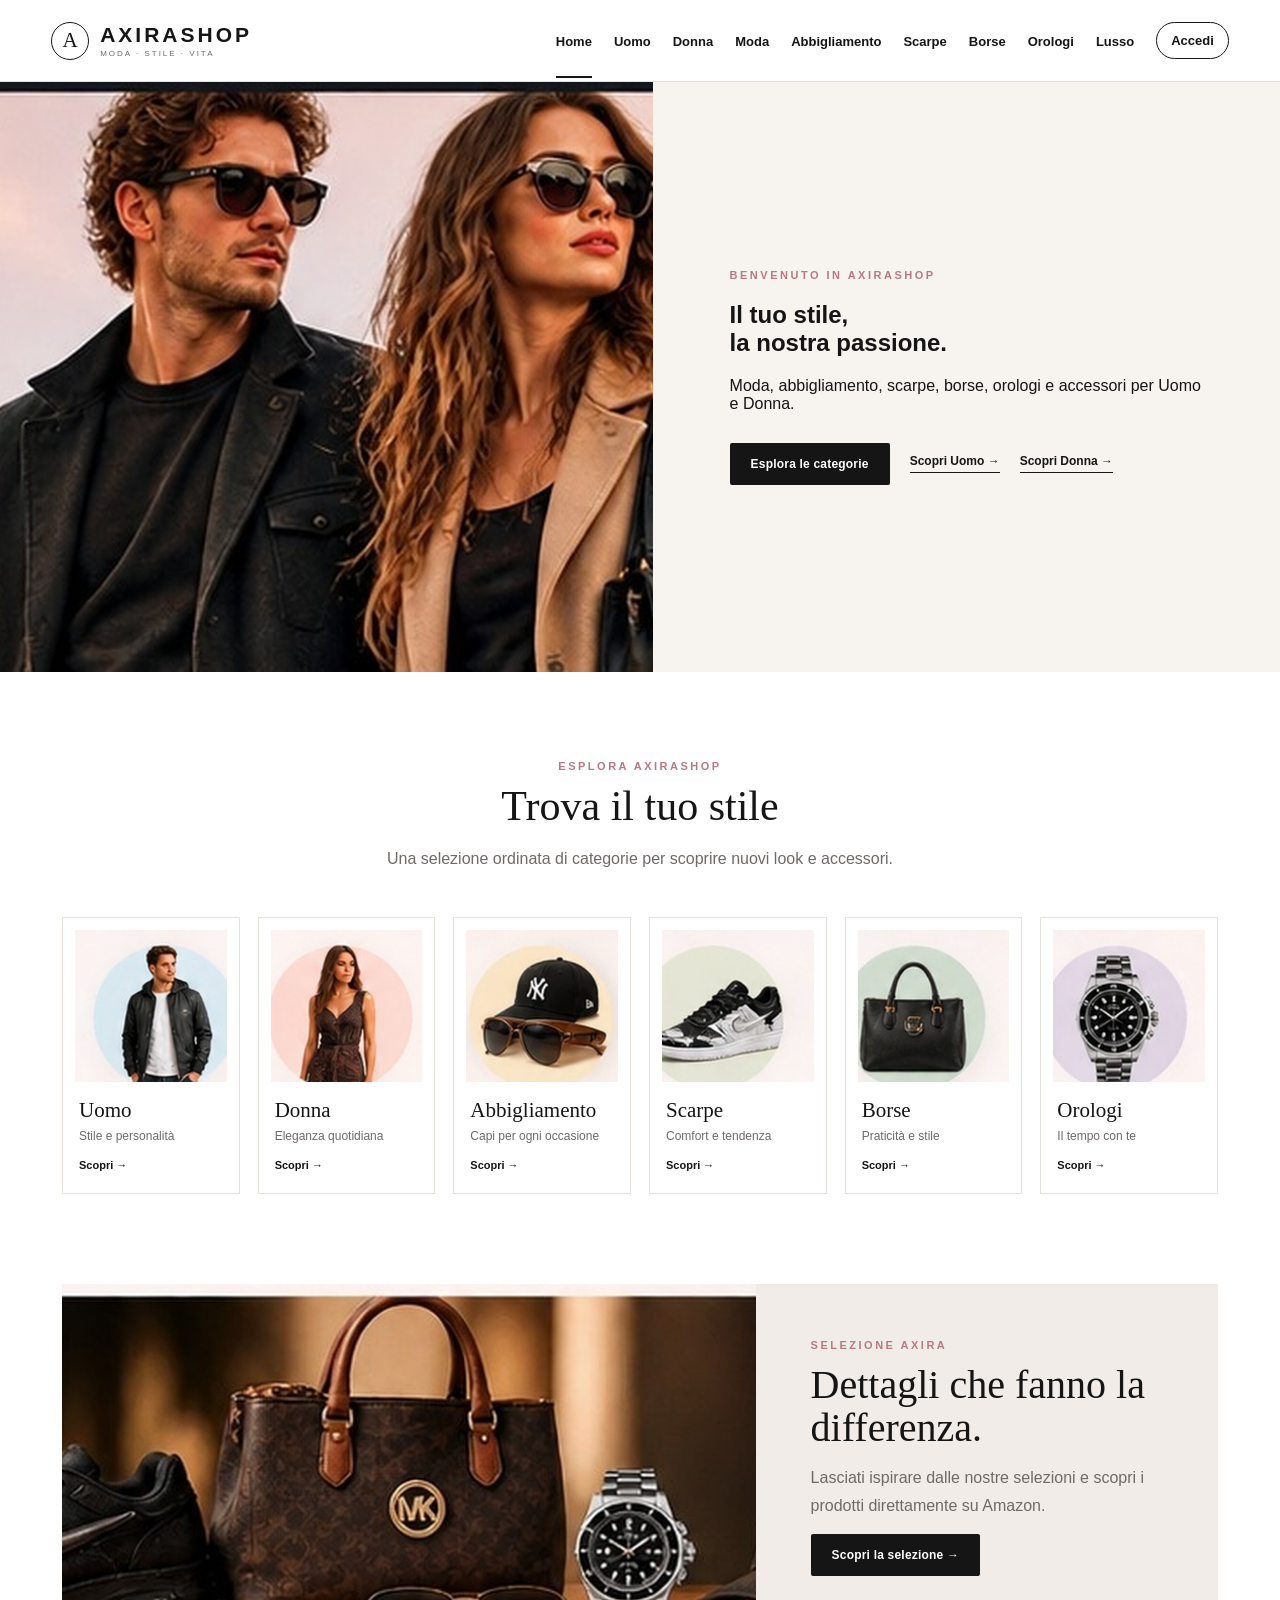
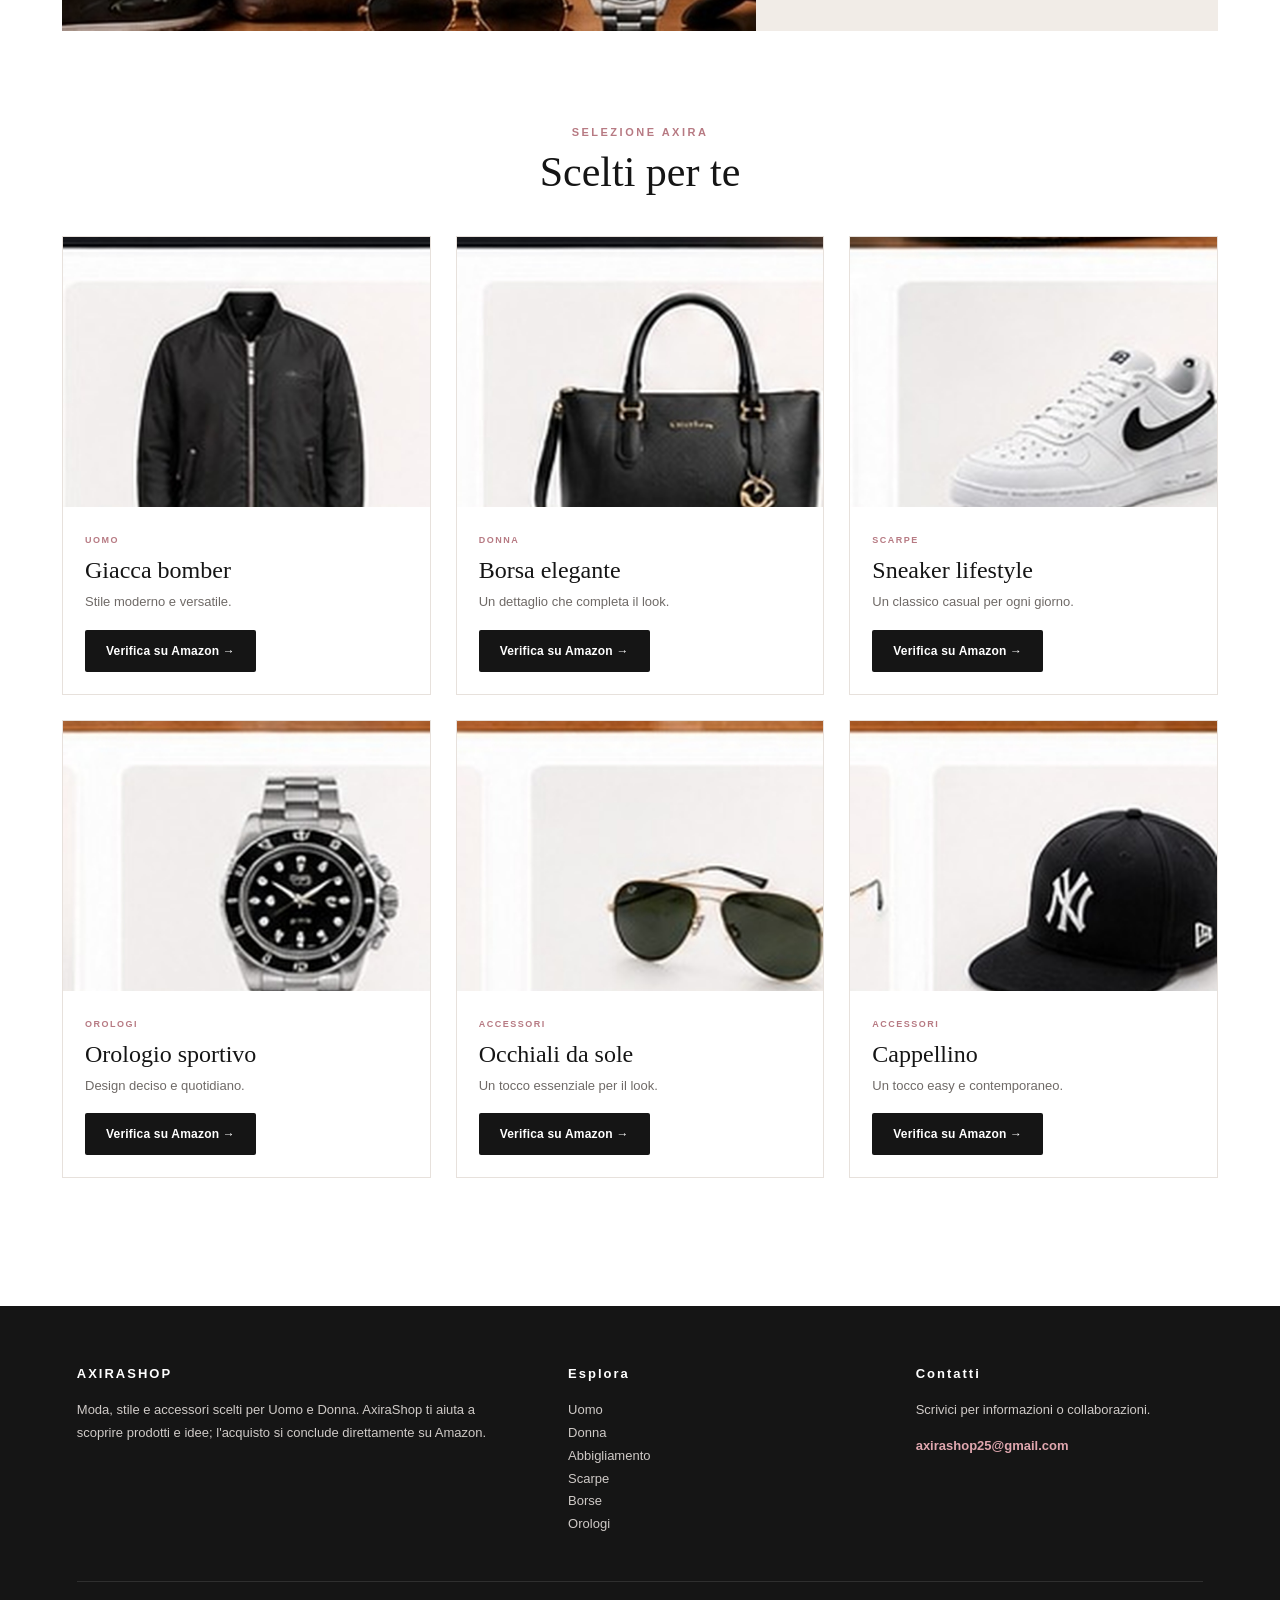
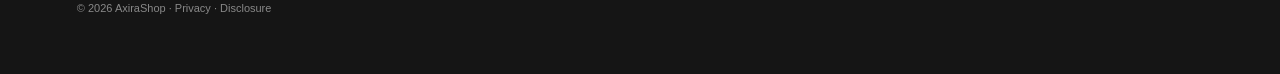
<file: index.html>
<!doctype html>
<html lang="it">
<head>
<meta charset="utf-8">
<meta name="viewport" content="width=device-width,initial-scale=1">
<meta name="description" content="AxiraShop: moda, abbigliamento, scarpe, borse e orologi per Uomo e Donna.">
<title>AxiraShop — Moda, stile e accessori</title>
<link rel="stylesheet" href="style.css?v=8">
</head>
<body>
<header class="top">
<a class="logo" href="index.html" aria-label="AxiraShop home"><span class="logo-mark">A</span><span><b>AXIRASHOP</b><small>MODA · STILE · VITA</small></span></a>
<nav aria-label="Navigazione principale">
<a href="index.html" aria-current="page">Home</a><a href="uomo.html">Uomo</a><a href="donna.html">Donna</a><a href="moda.html">Moda</a><a href="abbigliamento.html">Abbigliamento</a><a href="scarpe.html">Scarpe</a><a href="borse.html">Borse</a><a href="orologi.html">Orologi</a><a href="lusso.html">Lusso</a><a href="account.html" class="account-link">Accedi</a>
</nav>
</header>
<main>
<section class="hero-clean">
<div class="hero-photo"><img src="images/hero_pure.jpg" alt="Due modelli in look contemporanei"></div>
<div class="hero-copy">
<div class="eyebrow">Benvenuto in AxiraShop</div>
<h1>Il tuo stile,<br>la nostra passione.</h1>
<p>Moda, abbigliamento, scarpe, borse, orologi e accessori per Uomo e Donna.</p>
<div class="hero-actions"><a class="btn" href="#categorie">Esplora le categorie</a><a class="text-link" href="uomo.html">Scopri Uomo →</a><a class="text-link" href="donna.html">Scopri Donna →</a></div>
</div>
</section>
<section class="wrap" id="categorie">
<div class="title"><div class="eyebrow">Esplora AxiraShop</div><h2>Trova il tuo stile</h2><p>Una selezione ordinata di categorie per scoprire nuovi look e accessori.</p></div>
<div class="cats">
<a class="cat" href="uomo.html"><img src="images/uomo_pure.jpg" alt="Moda Uomo"><h3>Uomo</h3><p>Stile e personalità</p><span>Scopri →</span></a>
<a class="cat" href="donna.html"><img src="images/donna_pure.jpg" alt="Moda Donna"><h3>Donna</h3><p>Eleganza quotidiana</p><span>Scopri →</span></a>
<a class="cat" href="abbigliamento.html"><img src="images/accessori_pure.jpg" alt="Abbigliamento"><h3>Abbigliamento</h3><p>Capi per ogni occasione</p><span>Scopri →</span></a>
<a class="cat" href="scarpe.html"><img src="images/scarpe_pure.jpg" alt="Scarpe"><h3>Scarpe</h3><p>Comfort e tendenza</p><span>Scopri →</span></a>
<a class="cat" href="borse.html"><img src="images/borse_pure.jpg" alt="Borse"><h3>Borse</h3><p>Praticità e stile</p><span>Scopri →</span></a>
<a class="cat" href="orologi.html"><img src="images/orologi_pure.jpg" alt="Orologi"><h3>Orologi</h3><p>Il tempo con te</p><span>Scopri →</span></a>
</div>
<section class="feature-clean">
<div class="feature-photo"><img src="images/featured_pure.jpg" alt="Selezione di moda e accessori"></div>
<div class="feature-copy"><div class="eyebrow">Selezione Axira</div><h2>Dettagli che fanno la differenza.</h2><p>Lasciati ispirare dalle nostre selezioni e scopri i prodotti direttamente su Amazon.</p><a class="btn" href="articolo.html">Scopri la selezione →</a></div>
</section>
<div class="title products-title"><div class="eyebrow">Selezione Axira</div><h2>Scelti per te</h2></div>
<div class="products">
<article class="card"><img src="images/prodotto1_hq.jpg" alt="Giacca bomber"><div class="pad"><span class="tag">UOMO</span><h3>Giacca bomber</h3><p>Stile moderno e versatile.</p><a class="btn" href="articolo.html">Verifica su Amazon →</a></div></article>
<article class="card"><img src="images/prodotto2_hq.jpg" alt="Borsa elegante"><div class="pad"><span class="tag">DONNA</span><h3>Borsa elegante</h3><p>Un dettaglio che completa il look.</p><a class="btn" href="articolo.html">Verifica su Amazon →</a></div></article>
<article class="card"><img src="images/prodotto3_hq.jpg" alt="Sneaker lifestyle"><div class="pad"><span class="tag">SCARPE</span><h3>Sneaker lifestyle</h3><p>Un classico casual per ogni giorno.</p><a class="btn" href="articolo.html">Verifica su Amazon →</a></div></article>
<article class="card"><img src="images/prodotto4_hq.jpg" alt="Orologio sportivo"><div class="pad"><span class="tag">OROLOGI</span><h3>Orologio sportivo</h3><p>Design deciso e quotidiano.</p><a class="btn" href="articolo.html">Verifica su Amazon →</a></div></article>
<article class="card"><img src="images/prodotto5_hq.jpg" alt="Occhiali da sole"><div class="pad"><span class="tag">ACCESSORI</span><h3>Occhiali da sole</h3><p>Un tocco essenziale per il look.</p><a class="btn" href="articolo.html">Verifica su Amazon →</a></div></article>
<article class="card"><img src="images/prodotto6_hq.jpg" alt="Cappellino"><div class="pad"><span class="tag">ACCESSORI</span><h3>Cappellino</h3><p>Un tocco easy e contemporaneo.</p><a class="btn" href="articolo.html">Verifica su Amazon →</a></div></article>
</div>
</section>
</main>
<footer><div class="foot">
<div><h3>AXIRASHOP</h3><p>Moda, stile e accessori scelti per Uomo e Donna. AxiraShop ti aiuta a scoprire prodotti e idee; l'acquisto si conclude direttamente su Amazon.</p></div>
<div><h3>Esplora</h3><a href="uomo.html">Uomo</a><br><a href="donna.html">Donna</a><br><a href="abbigliamento.html">Abbigliamento</a><br><a href="scarpe.html">Scarpe</a><br><a href="borse.html">Borse</a><br><a href="orologi.html">Orologi</a></div>
<div><h3>Contatti</h3><p>Scrivici per informazioni o collaborazioni.</p><a class="mail" href="mailto:axirashop25@gmail.com">axirashop25@gmail.com</a></div>
</div><div class="copy">© 2026 AxiraShop · <a href="privacy.html">Privacy</a> · <a href="disclosure.html">Disclosure</a></div></footer>
</body></html>
</file>
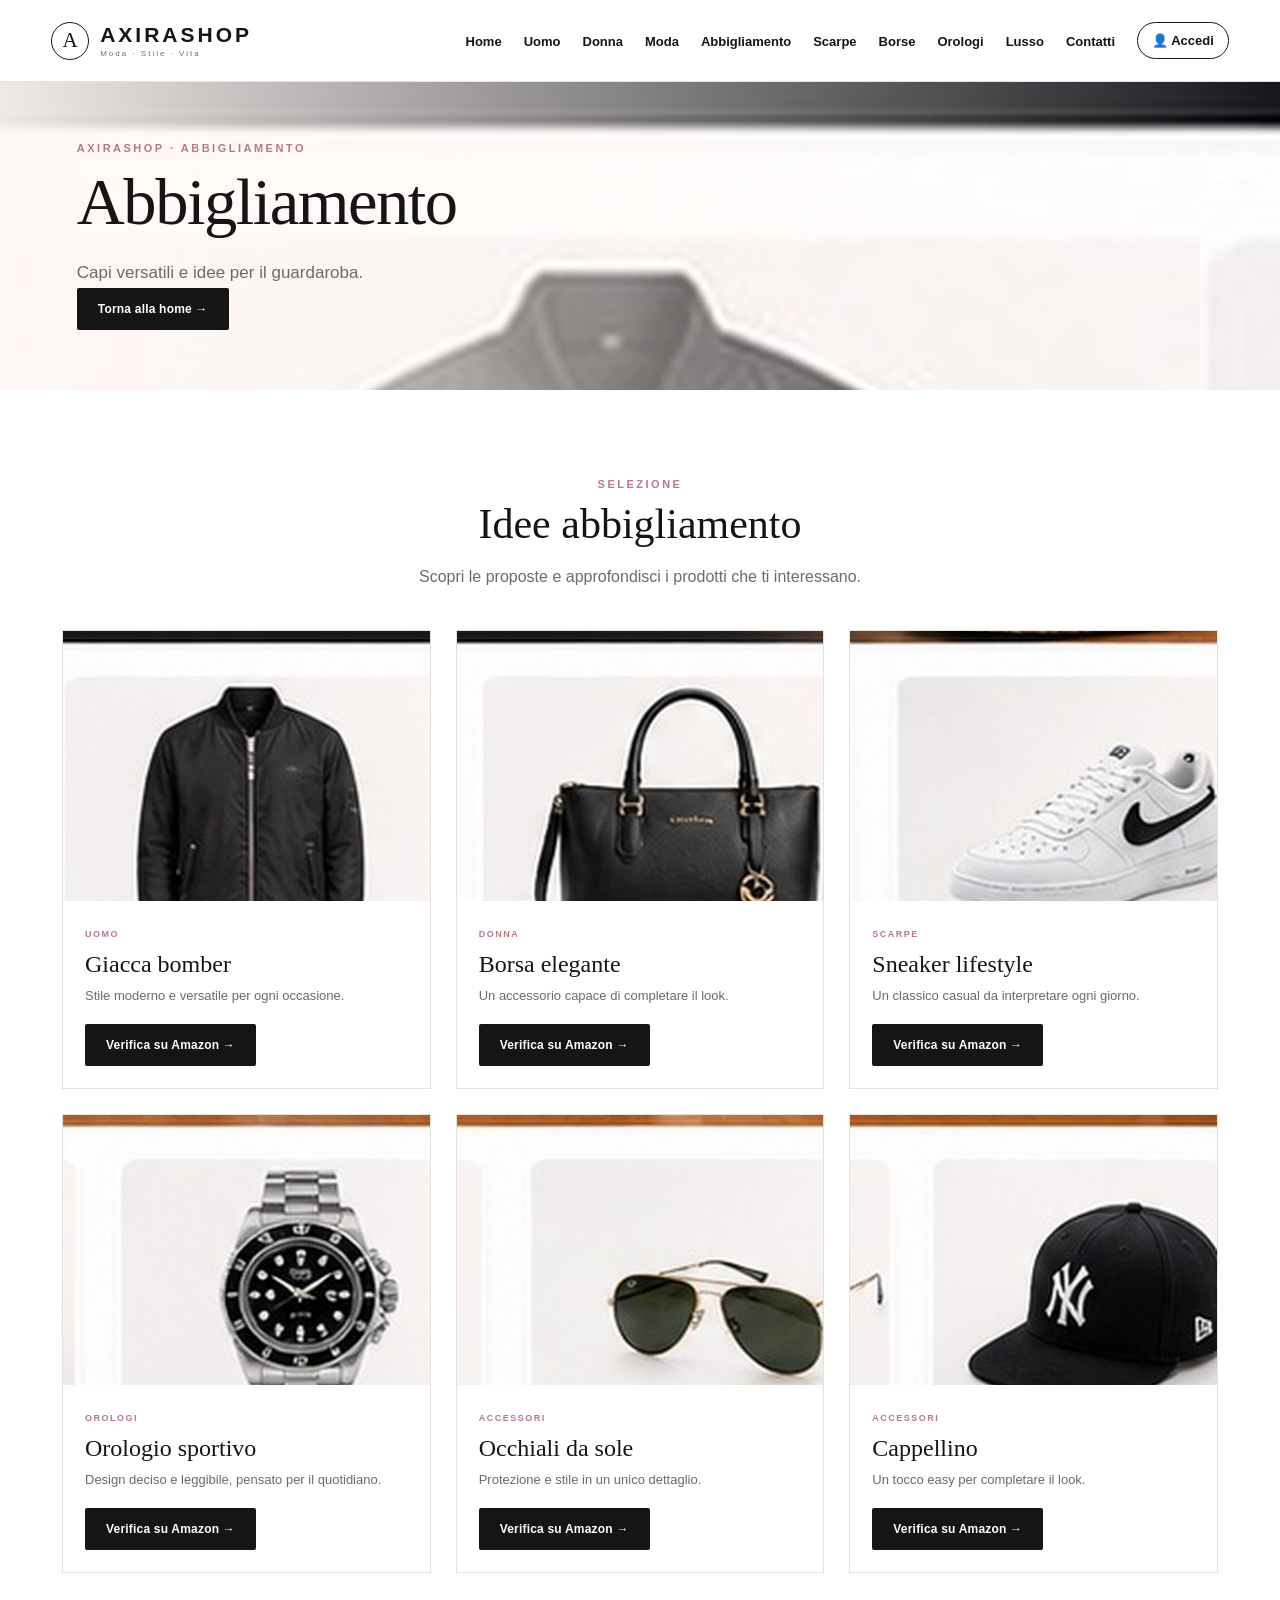
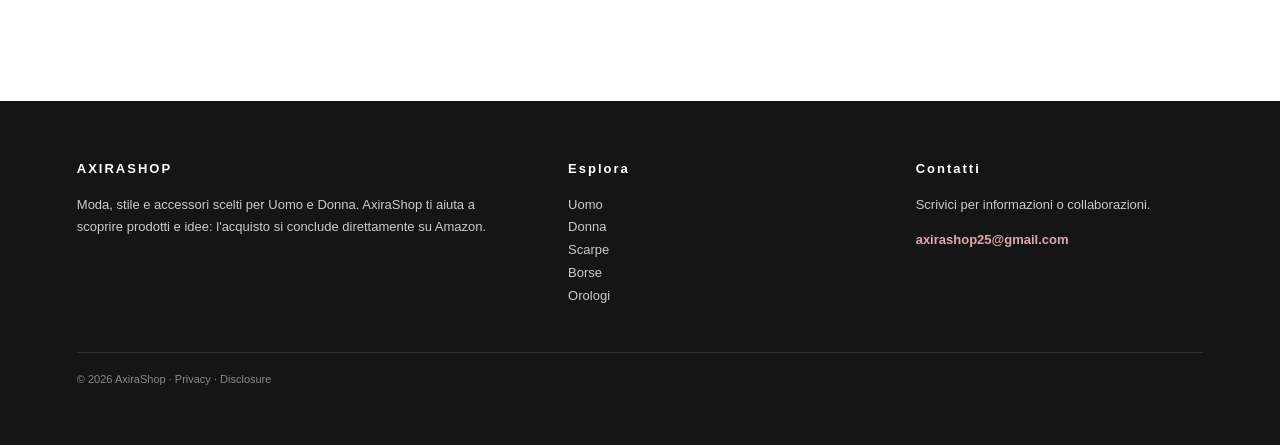
<file: abbigliamento.html>
<!doctype html><html lang="it"><head><meta charset="utf-8"><meta name="viewport" content="width=device-width,initial-scale=1">
<title>Abbigliamento — AxiraShop</title><link rel="stylesheet" href="style.css?v=8"></head><body><header class="top"><a class="logo" href="index.html"><span class="logo-mark">A</span><span><b>AXIRASHOP</b><small>Moda · Stile · Vita</small></span></a><nav>
<a href="index.html">Home</a><a href="uomo.html">Uomo</a><a href="donna.html">Donna</a>
<a href="moda.html">Moda</a><a href="abbigliamento.html">Abbigliamento</a><a href="scarpe.html">Scarpe</a>
<a href="borse.html">Borse</a><a href="orologi.html">Orologi</a><a href="lusso.html">Lusso</a>
<a href="contatti.html">Contatti</a><a href="account.html" class="account-link">👤 Accedi</a></nav></header>
<section class="hero" style="background-image:linear-gradient(90deg,#fff8f5ee,#fff8f500),url('images/prodotto1_hq.jpg')"><div class="hero-copy"><div class="eyebrow">AxiraShop · Abbigliamento</div><h1>Abbigliamento</h1><p>Capi versatili e idee per il guardaroba.</p><a class="btn" href="index.html">Torna alla home →</a></div></section>
<div class="wrap"><div class="title"><div class="eyebrow">Selezione</div><h2>Idee abbigliamento</h2><p>Scopri le proposte e approfondisci i prodotti che ti interessano.</p></div><div class="products"><article class="card"><img src="images/prodotto1_hq.jpg" alt="Giacca bomber"><div class="pad"><span class="tag">UOMO</span><h3>Giacca bomber</h3><p>Stile moderno e versatile per ogni occasione.</p><a class="btn" href="articolo.html">Verifica su Amazon →</a></div></article><article class="card"><img src="images/prodotto2_hq.jpg" alt="Borsa elegante"><div class="pad"><span class="tag">DONNA</span><h3>Borsa elegante</h3><p>Un accessorio capace di completare il look.</p><a class="btn" href="articolo.html">Verifica su Amazon →</a></div></article><article class="card"><img src="images/prodotto3_hq.jpg" alt="Sneaker lifestyle"><div class="pad"><span class="tag">SCARPE</span><h3>Sneaker lifestyle</h3><p>Un classico casual da interpretare ogni giorno.</p><a class="btn" href="articolo.html">Verifica su Amazon →</a></div></article><article class="card"><img src="images/prodotto4_hq.jpg" alt="Orologio sportivo"><div class="pad"><span class="tag">OROLOGI</span><h3>Orologio sportivo</h3><p>Design deciso e leggibile, pensato per il quotidiano.</p><a class="btn" href="articolo.html">Verifica su Amazon →</a></div></article><article class="card"><img src="images/prodotto5_hq.jpg" alt="Occhiali da sole"><div class="pad"><span class="tag">ACCESSORI</span><h3>Occhiali da sole</h3><p>Protezione e stile in un unico dettaglio.</p><a class="btn" href="articolo.html">Verifica su Amazon →</a></div></article><article class="card"><img src="images/prodotto6_hq.jpg" alt="Cappellino"><div class="pad"><span class="tag">ACCESSORI</span><h3>Cappellino</h3><p>Un tocco easy per completare il look.</p><a class="btn" href="articolo.html">Verifica su Amazon →</a></div></article></div></div><footer><div class="foot"><div><h3>AXIRASHOP</h3><p>Moda, stile e accessori scelti per Uomo e Donna. AxiraShop ti aiuta a scoprire prodotti e idee: l'acquisto si conclude direttamente su Amazon.</p></div>
<div><h3>Esplora</h3><a href="uomo.html">Uomo</a><br><a href="donna.html">Donna</a><br><a href="scarpe.html">Scarpe</a><br><a href="borse.html">Borse</a><br><a href="orologi.html">Orologi</a></div>
<div><h3>Contatti</h3><p>Scrivici per informazioni o collaborazioni.</p><a class="mail" href="mailto:axirashop25@gmail.com">axirashop25@gmail.com</a></div></div>
<div class="copy">© 2026 AxiraShop · <a href="privacy.html">Privacy</a> · <a href="disclosure.html">Disclosure</a></div></footer></body></html>
</file>
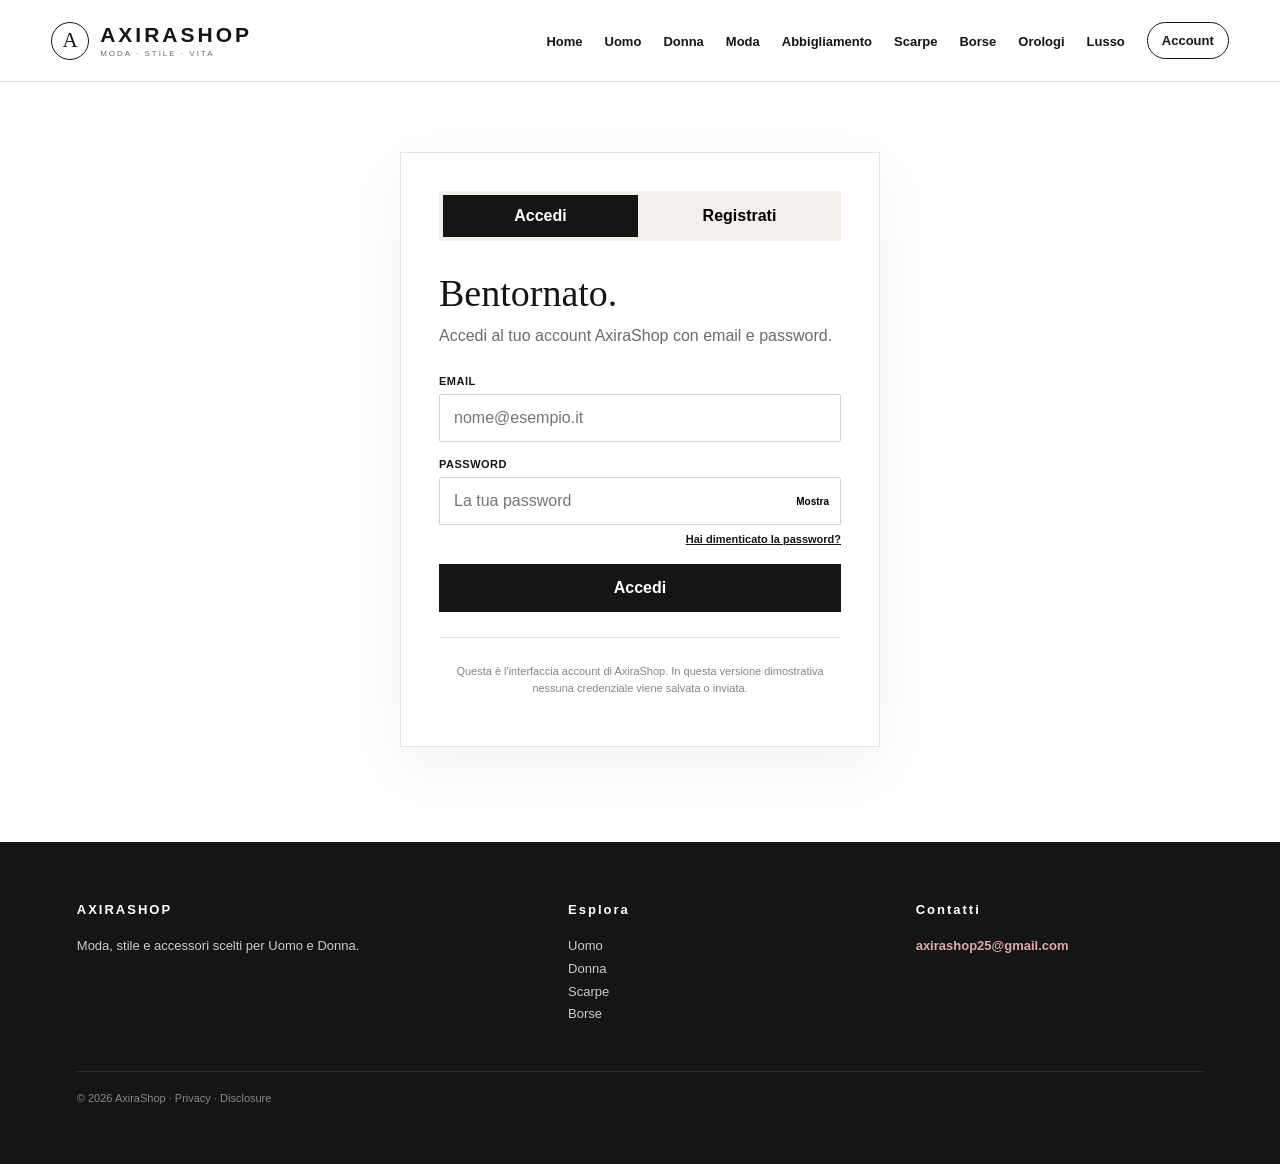
<file: account.html>
<!doctype html>
<html lang="it">
<head><meta charset="utf-8"><meta name="viewport" content="width=device-width,initial-scale=1">
<title>Account — AxiraShop</title><link rel="stylesheet" href="style.css?v=8"></head>
<body>
<header class="top">
<a class="logo" href="index.html"><span class="logo-mark">A</span><span><b>AXIRASHOP</b><small>MODA · STILE · VITA</small></span></a>
<nav><a href="index.html">Home</a><a href="uomo.html">Uomo</a><a href="donna.html">Donna</a><a href="moda.html">Moda</a><a href="abbigliamento.html">Abbigliamento</a><a href="scarpe.html">Scarpe</a><a href="borse.html">Borse</a><a href="orologi.html">Orologi</a><a href="lusso.html">Lusso</a><a href="account.html" aria-current="page" class="account-link">Account</a></nav>
</header>
<main class="account-wrap">
<div class="account-card">
<div class="account-tabs"><button class="account-tab active" id="loginTab" type="button">Accedi</button><button class="account-tab" id="registerTab" type="button">Registrati</button></div>

<section id="loginPanel">
<h1 class="account-title">Bentornato.</h1>
<p class="account-subtitle">Accedi al tuo account AxiraShop con email e password.</p>
<form class="account-form" id="loginForm">
<div><label for="loginEmail">EMAIL</label><input id="loginEmail" type="email" autocomplete="off" placeholder="nome@esempio.it" required></div>
<div><label for="loginPassword">PASSWORD</label><div class="password-row"><input id="loginPassword" type="password" autocomplete="off" placeholder="La tua password" required><button class="password-toggle" type="button" onclick="togglePassword('loginPassword',this)">Mostra</button></div><a class="forgot-link" id="forgotLink">Hai dimenticato la password?</a></div>
<button class="account-main-btn" type="submit">Accedi</button>
</form>
</section>

<section id="registerPanel" style="display:none">
<h1 class="account-title">Crea account.</h1>
<p class="account-subtitle">Entra nel mondo AxiraShop con il tuo indirizzo email.</p>
<form class="account-form" id="registerForm">
<div><label for="regName">NOME</label><input id="regName" type="text" autocomplete="off" placeholder="Il tuo nome" required></div>
<div><label for="regEmail">EMAIL</label><input id="regEmail" type="email" autocomplete="off" placeholder="nome@esempio.it" required></div>
<div><label for="regPassword">PASSWORD</label><div class="password-row"><input id="regPassword" type="password" autocomplete="off" placeholder="Crea una password" required><button class="password-toggle" type="button" onclick="togglePassword('regPassword',this)">Mostra</button></div></div>
<button class="account-main-btn" type="submit">Crea account</button>
</form>
</section>

<section id="resetPanel" style="display:none">
<a class="reset-back" id="resetBack">← Torna all'accesso</a>
<h1 class="account-title">Reimposta password.</h1>
<p class="account-subtitle">Inserisci l'email associata al tuo account AxiraShop.</p>
<div class="account-message" id="resetMessage"></div>
<form class="account-form" id="resetForm">
<div><label for="resetEmail">EMAIL</label><input id="resetEmail" type="email" autocomplete="off" placeholder="nome@esempio.it" required></div>
<button class="account-main-btn" type="submit">Continua</button>
</form>
</section>

<div class="account-divider"></div>
<p class="account-note">Questa è l'interfaccia account di AxiraShop. In questa versione dimostrativa nessuna credenziale viene salvata o inviata.</p>
</div>
</main>
<footer><div class="foot"><div><h3>AXIRASHOP</h3><p>Moda, stile e accessori scelti per Uomo e Donna.</p></div><div><h3>Esplora</h3><a href="uomo.html">Uomo</a><br><a href="donna.html">Donna</a><br><a href="scarpe.html">Scarpe</a><br><a href="borse.html">Borse</a></div><div><h3>Contatti</h3><a class="mail" href="mailto:axirashop25@gmail.com">axirashop25@gmail.com</a></div></div><div class="copy">© 2026 AxiraShop · <a href="privacy.html">Privacy</a> · <a href="disclosure.html">Disclosure</a></div></footer>
<script>
const loginTab=document.getElementById('loginTab'),registerTab=document.getElementById('registerTab');
const loginPanel=document.getElementById('loginPanel'),registerPanel=document.getElementById('registerPanel'),resetPanel=document.getElementById('resetPanel');
function showLogin(){loginTab.classList.add('active');registerTab.classList.remove('active');loginPanel.style.display='block';registerPanel.style.display='none';resetPanel.style.display='none';}
function showRegister(){registerTab.classList.add('active');loginTab.classList.remove('active');registerPanel.style.display='block';loginPanel.style.display='none';resetPanel.style.display='none';}
loginTab.onclick=showLogin; registerTab.onclick=showRegister;
document.getElementById('forgotLink').onclick=()=>{loginPanel.style.display='none';registerPanel.style.display='none';resetPanel.style.display='block';loginTab.classList.remove('active');registerTab.classList.remove('active');};
document.getElementById('resetBack').onclick=showLogin;
function togglePassword(id,btn){const i=document.getElementById(id);i.type=i.type==='password'?'text':'password';btn.textContent=i.type==='password'?'Mostra':'Nascondi';}
document.getElementById('loginForm').onsubmit=e=>{e.preventDefault();};
document.getElementById('registerForm').onsubmit=e=>{e.preventDefault();};
document.getElementById('resetForm').onsubmit=e=>{e.preventDefault();const m=document.getElementById('resetMessage');m.style.display='block';m.textContent='Richiesta elaborata. In questa versione non viene inviata alcuna email.';};
</script>
</body></html>
</file>
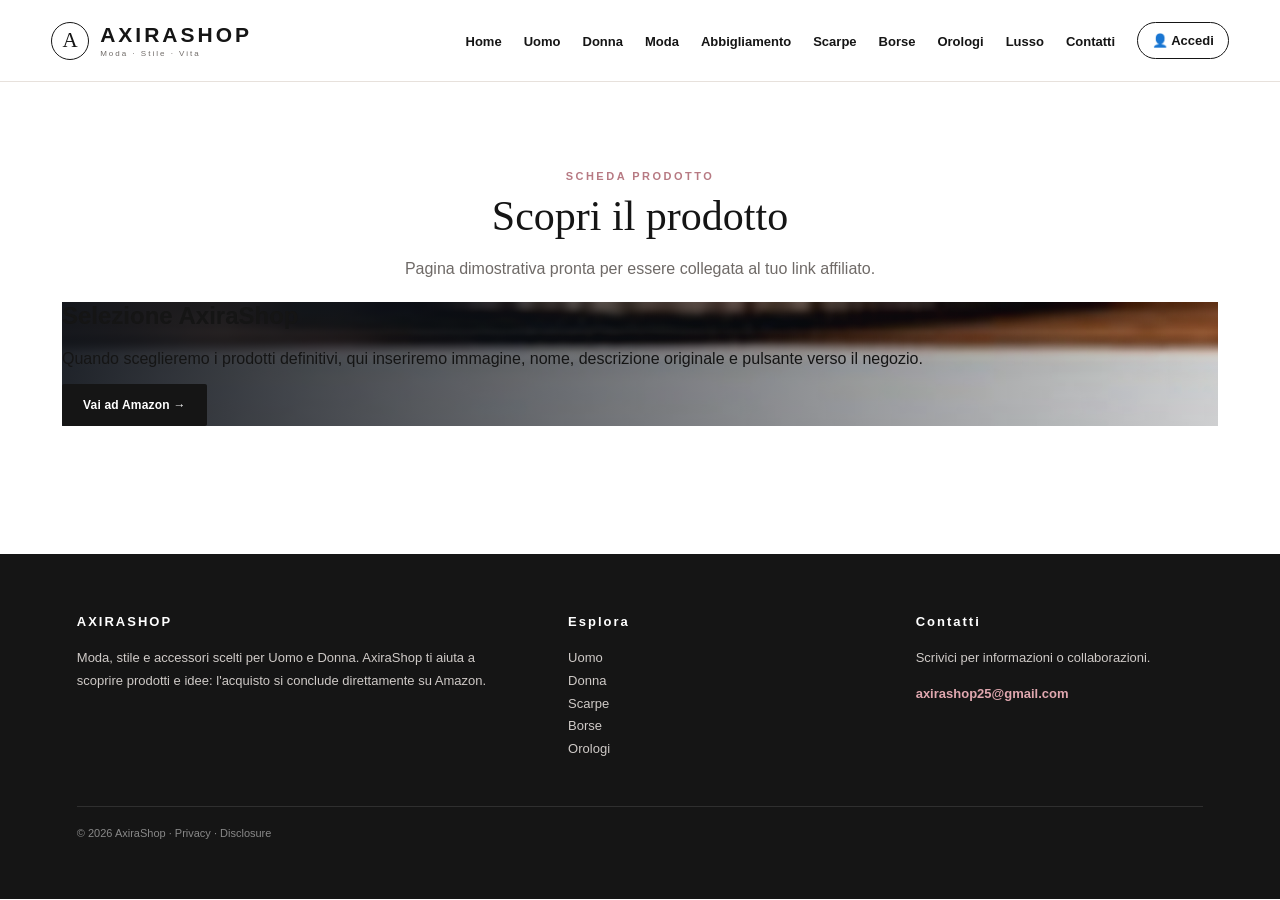
<file: articolo.html>
<!doctype html><html lang="it"><head><meta charset="utf-8"><meta name="viewport" content="width=device-width,initial-scale=1">
<title>AxiraShop — Moda, Stile, Vita</title><link rel="stylesheet" href="style.css?v=8"></head><body><header class="top"><a class="logo" href="index.html"><span class="logo-mark">A</span><span><b>AXIRASHOP</b><small>Moda · Stile · Vita</small></span></a><nav>
<a href="index.html">Home</a><a href="uomo.html">Uomo</a><a href="donna.html">Donna</a>
<a href="moda.html">Moda</a><a href="abbigliamento.html">Abbigliamento</a><a href="scarpe.html">Scarpe</a>
<a href="borse.html">Borse</a><a href="orologi.html">Orologi</a><a href="lusso.html">Lusso</a>
<a href="contatti.html">Contatti</a><a href="account.html" class="account-link">👤 Accedi</a></nav></header>
<div class="wrap"><div class="title"><div class="eyebrow">Scheda prodotto</div><h2>Scopri il prodotto</h2><p>Pagina dimostrativa pronta per essere collegata al tuo link affiliato.</p></div>
<div class="feature" style="background-image:linear-gradient(90deg,#10141bee,#10141b33),url('images/prodotto3_hq.jpg')"><div><h2>Selezione AxiraShop</h2><p>Quando sceglieremo i prodotti definitivi, qui inseriremo immagine, nome, descrizione originale e pulsante verso il negozio.</p><a class="btn" href="https://www.amazon.it/">Vai ad Amazon →</a></div></div></div><footer><div class="foot"><div><h3>AXIRASHOP</h3><p>Moda, stile e accessori scelti per Uomo e Donna. AxiraShop ti aiuta a scoprire prodotti e idee: l'acquisto si conclude direttamente su Amazon.</p></div>
<div><h3>Esplora</h3><a href="uomo.html">Uomo</a><br><a href="donna.html">Donna</a><br><a href="scarpe.html">Scarpe</a><br><a href="borse.html">Borse</a><br><a href="orologi.html">Orologi</a></div>
<div><h3>Contatti</h3><p>Scrivici per informazioni o collaborazioni.</p><a class="mail" href="mailto:axirashop25@gmail.com">axirashop25@gmail.com</a></div></div>
<div class="copy">© 2026 AxiraShop · <a href="privacy.html">Privacy</a> · <a href="disclosure.html">Disclosure</a></div></footer></body></html>
</file>
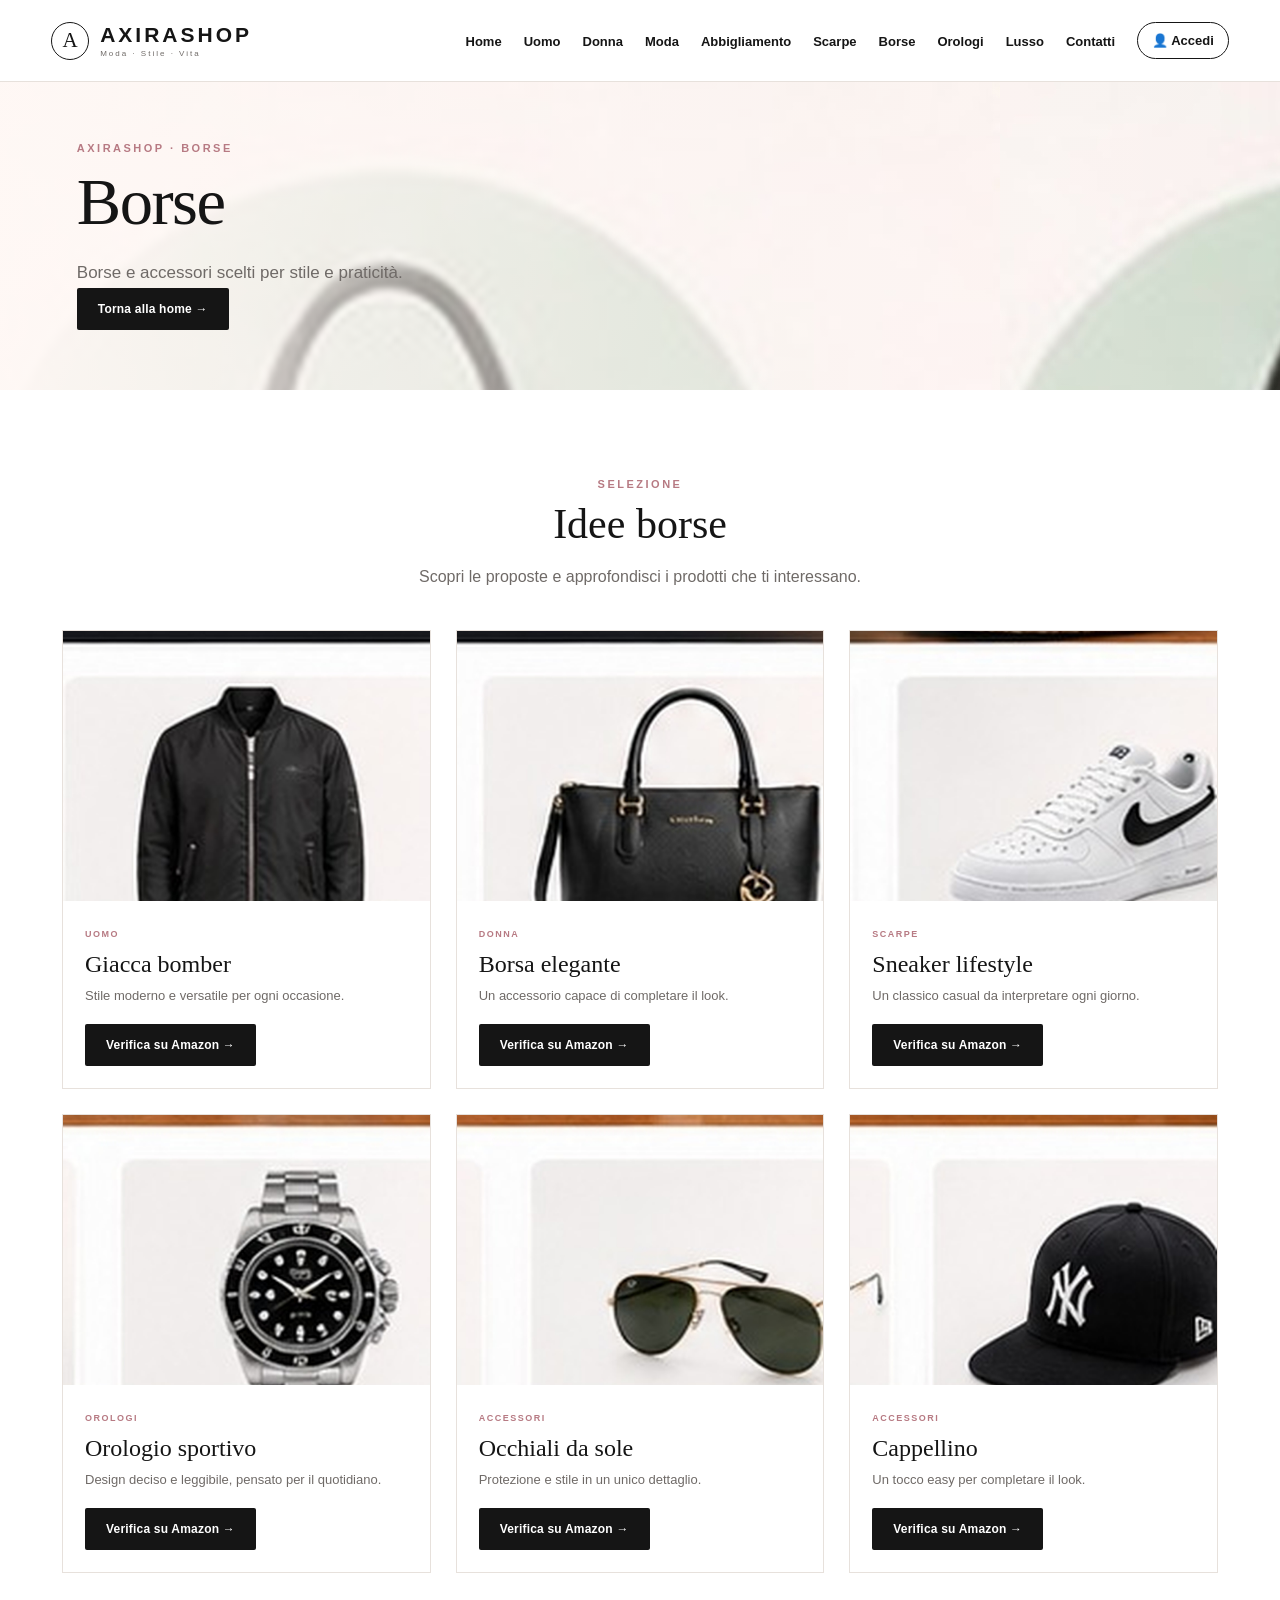
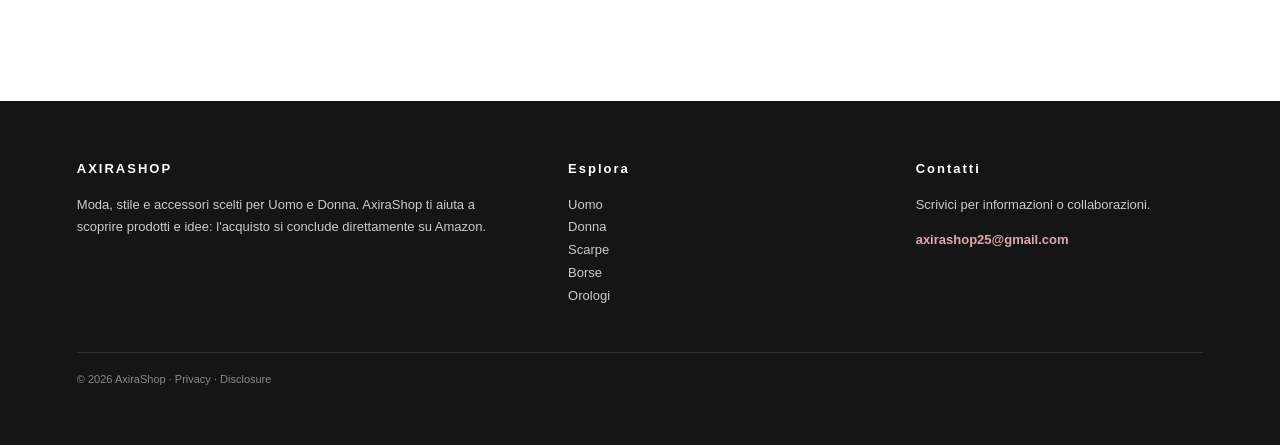
<file: borse.html>
<!doctype html><html lang="it"><head><meta charset="utf-8"><meta name="viewport" content="width=device-width,initial-scale=1">
<title>Borse — AxiraShop</title><link rel="stylesheet" href="style.css?v=8"></head><body><header class="top"><a class="logo" href="index.html"><span class="logo-mark">A</span><span><b>AXIRASHOP</b><small>Moda · Stile · Vita</small></span></a><nav>
<a href="index.html">Home</a><a href="uomo.html">Uomo</a><a href="donna.html">Donna</a>
<a href="moda.html">Moda</a><a href="abbigliamento.html">Abbigliamento</a><a href="scarpe.html">Scarpe</a>
<a href="borse.html">Borse</a><a href="orologi.html">Orologi</a><a href="lusso.html">Lusso</a>
<a href="contatti.html">Contatti</a><a href="account.html" class="account-link">👤 Accedi</a></nav></header>
<section class="hero" style="background-image:linear-gradient(90deg,#fff8f5ee,#fff8f500),url('images/borse_pure.jpg')"><div class="hero-copy"><div class="eyebrow">AxiraShop · Borse</div><h1>Borse</h1><p>Borse e accessori scelti per stile e praticità.</p><a class="btn" href="index.html">Torna alla home →</a></div></section>
<div class="wrap"><div class="title"><div class="eyebrow">Selezione</div><h2>Idee borse</h2><p>Scopri le proposte e approfondisci i prodotti che ti interessano.</p></div><div class="products"><article class="card"><img src="images/prodotto1_hq.jpg" alt="Giacca bomber"><div class="pad"><span class="tag">UOMO</span><h3>Giacca bomber</h3><p>Stile moderno e versatile per ogni occasione.</p><a class="btn" href="articolo.html">Verifica su Amazon →</a></div></article><article class="card"><img src="images/prodotto2_hq.jpg" alt="Borsa elegante"><div class="pad"><span class="tag">DONNA</span><h3>Borsa elegante</h3><p>Un accessorio capace di completare il look.</p><a class="btn" href="articolo.html">Verifica su Amazon →</a></div></article><article class="card"><img src="images/prodotto3_hq.jpg" alt="Sneaker lifestyle"><div class="pad"><span class="tag">SCARPE</span><h3>Sneaker lifestyle</h3><p>Un classico casual da interpretare ogni giorno.</p><a class="btn" href="articolo.html">Verifica su Amazon →</a></div></article><article class="card"><img src="images/prodotto4_hq.jpg" alt="Orologio sportivo"><div class="pad"><span class="tag">OROLOGI</span><h3>Orologio sportivo</h3><p>Design deciso e leggibile, pensato per il quotidiano.</p><a class="btn" href="articolo.html">Verifica su Amazon →</a></div></article><article class="card"><img src="images/prodotto5_hq.jpg" alt="Occhiali da sole"><div class="pad"><span class="tag">ACCESSORI</span><h3>Occhiali da sole</h3><p>Protezione e stile in un unico dettaglio.</p><a class="btn" href="articolo.html">Verifica su Amazon →</a></div></article><article class="card"><img src="images/prodotto6_hq.jpg" alt="Cappellino"><div class="pad"><span class="tag">ACCESSORI</span><h3>Cappellino</h3><p>Un tocco easy per completare il look.</p><a class="btn" href="articolo.html">Verifica su Amazon →</a></div></article></div></div><footer><div class="foot"><div><h3>AXIRASHOP</h3><p>Moda, stile e accessori scelti per Uomo e Donna. AxiraShop ti aiuta a scoprire prodotti e idee: l'acquisto si conclude direttamente su Amazon.</p></div>
<div><h3>Esplora</h3><a href="uomo.html">Uomo</a><br><a href="donna.html">Donna</a><br><a href="scarpe.html">Scarpe</a><br><a href="borse.html">Borse</a><br><a href="orologi.html">Orologi</a></div>
<div><h3>Contatti</h3><p>Scrivici per informazioni o collaborazioni.</p><a class="mail" href="mailto:axirashop25@gmail.com">axirashop25@gmail.com</a></div></div>
<div class="copy">© 2026 AxiraShop · <a href="privacy.html">Privacy</a> · <a href="disclosure.html">Disclosure</a></div></footer></body></html>
</file>
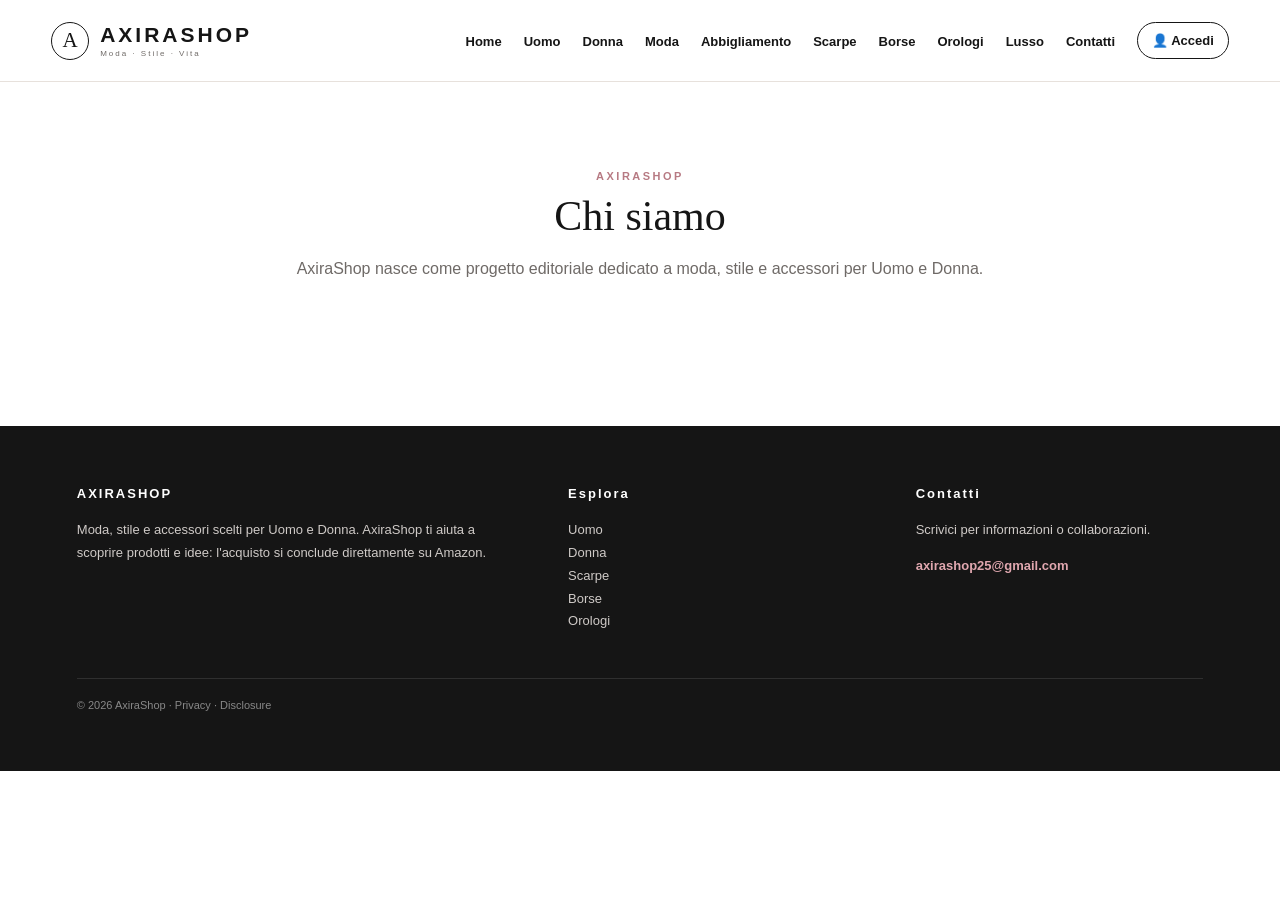
<file: chi-siamo.html>
<!doctype html><html lang="it"><head><meta charset="utf-8"><meta name="viewport" content="width=device-width,initial-scale=1">
<title>AxiraShop — Moda, Stile, Vita</title><link rel="stylesheet" href="style.css?v=8"></head><body><header class="top"><a class="logo" href="index.html"><span class="logo-mark">A</span><span><b>AXIRASHOP</b><small>Moda · Stile · Vita</small></span></a><nav>
<a href="index.html">Home</a><a href="uomo.html">Uomo</a><a href="donna.html">Donna</a>
<a href="moda.html">Moda</a><a href="abbigliamento.html">Abbigliamento</a><a href="scarpe.html">Scarpe</a>
<a href="borse.html">Borse</a><a href="orologi.html">Orologi</a><a href="lusso.html">Lusso</a>
<a href="contatti.html">Contatti</a><a href="account.html" class="account-link">👤 Accedi</a></nav></header><div class="wrap"><div class="title"><div class="eyebrow">AxiraShop</div><h2>Chi siamo</h2><p>AxiraShop nasce come progetto editoriale dedicato a moda, stile e accessori per Uomo e Donna.</p></div></div><footer><div class="foot"><div><h3>AXIRASHOP</h3><p>Moda, stile e accessori scelti per Uomo e Donna. AxiraShop ti aiuta a scoprire prodotti e idee: l'acquisto si conclude direttamente su Amazon.</p></div>
<div><h3>Esplora</h3><a href="uomo.html">Uomo</a><br><a href="donna.html">Donna</a><br><a href="scarpe.html">Scarpe</a><br><a href="borse.html">Borse</a><br><a href="orologi.html">Orologi</a></div>
<div><h3>Contatti</h3><p>Scrivici per informazioni o collaborazioni.</p><a class="mail" href="mailto:axirashop25@gmail.com">axirashop25@gmail.com</a></div></div>
<div class="copy">© 2026 AxiraShop · <a href="privacy.html">Privacy</a> · <a href="disclosure.html">Disclosure</a></div></footer></body></html>
</file>
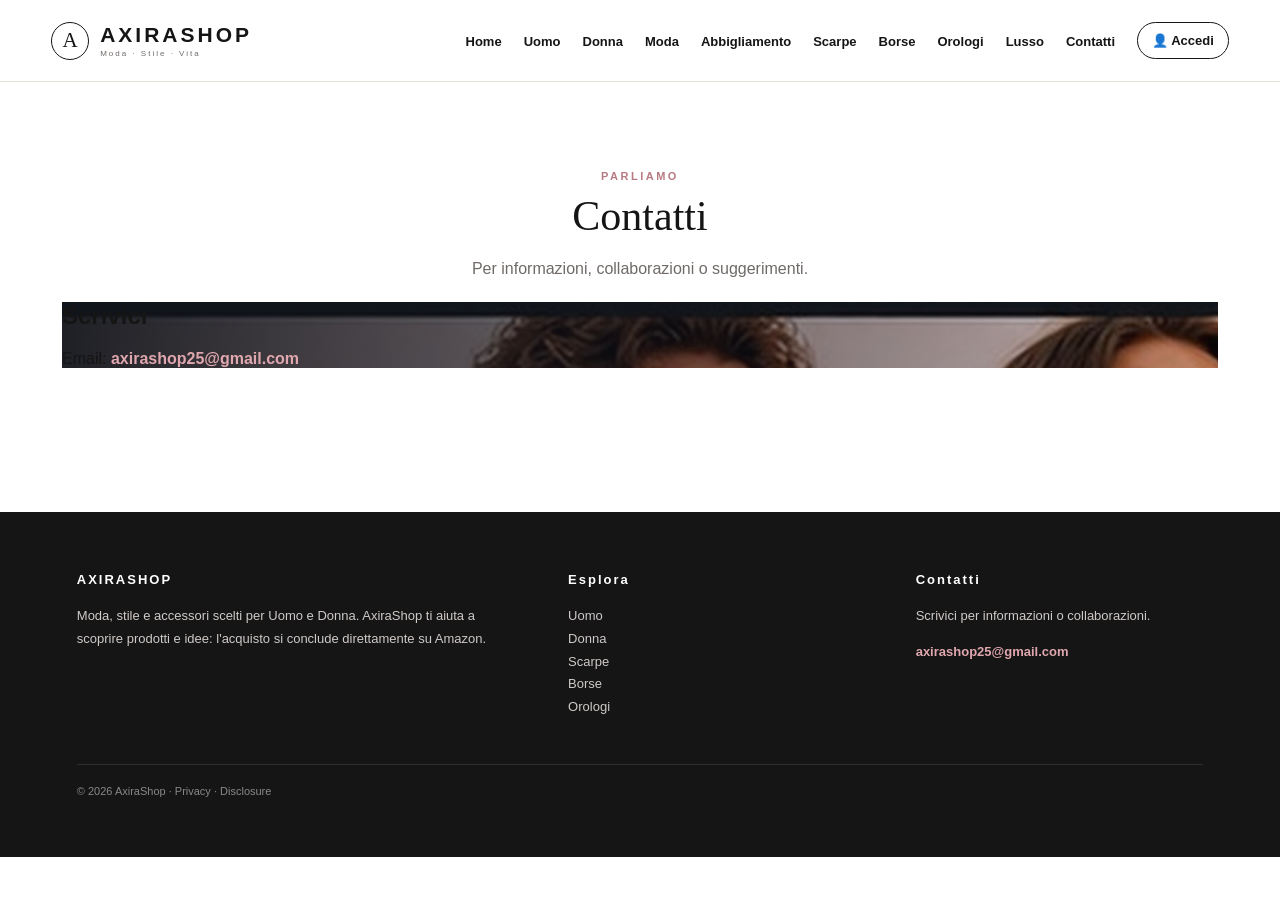
<file: contatti.html>
<!doctype html><html lang="it"><head><meta charset="utf-8"><meta name="viewport" content="width=device-width,initial-scale=1">
<title>AxiraShop — Moda, Stile, Vita</title><link rel="stylesheet" href="style.css?v=8"></head><body><header class="top"><a class="logo" href="index.html"><span class="logo-mark">A</span><span><b>AXIRASHOP</b><small>Moda · Stile · Vita</small></span></a><nav>
<a href="index.html">Home</a><a href="uomo.html">Uomo</a><a href="donna.html">Donna</a>
<a href="moda.html">Moda</a><a href="abbigliamento.html">Abbigliamento</a><a href="scarpe.html">Scarpe</a>
<a href="borse.html">Borse</a><a href="orologi.html">Orologi</a><a href="lusso.html">Lusso</a>
<a href="contatti.html">Contatti</a><a href="account.html" class="account-link">👤 Accedi</a></nav></header>
<div class="wrap"><div class="title"><div class="eyebrow">Parliamo</div><h2>Contatti</h2><p>Per informazioni, collaborazioni o suggerimenti.</p></div>
<div class="feature" style="background-image:linear-gradient(90deg,#10141bee,#10141b33),url('images/hero_pure.jpg')"><div><h2>Scrivici</h2><p>Email: <a class="mail" href="mailto:axirashop25@gmail.com">axirashop25@gmail.com</a></p></div></div></div><footer><div class="foot"><div><h3>AXIRASHOP</h3><p>Moda, stile e accessori scelti per Uomo e Donna. AxiraShop ti aiuta a scoprire prodotti e idee: l'acquisto si conclude direttamente su Amazon.</p></div>
<div><h3>Esplora</h3><a href="uomo.html">Uomo</a><br><a href="donna.html">Donna</a><br><a href="scarpe.html">Scarpe</a><br><a href="borse.html">Borse</a><br><a href="orologi.html">Orologi</a></div>
<div><h3>Contatti</h3><p>Scrivici per informazioni o collaborazioni.</p><a class="mail" href="mailto:axirashop25@gmail.com">axirashop25@gmail.com</a></div></div>
<div class="copy">© 2026 AxiraShop · <a href="privacy.html">Privacy</a> · <a href="disclosure.html">Disclosure</a></div></footer></body></html>
</file>
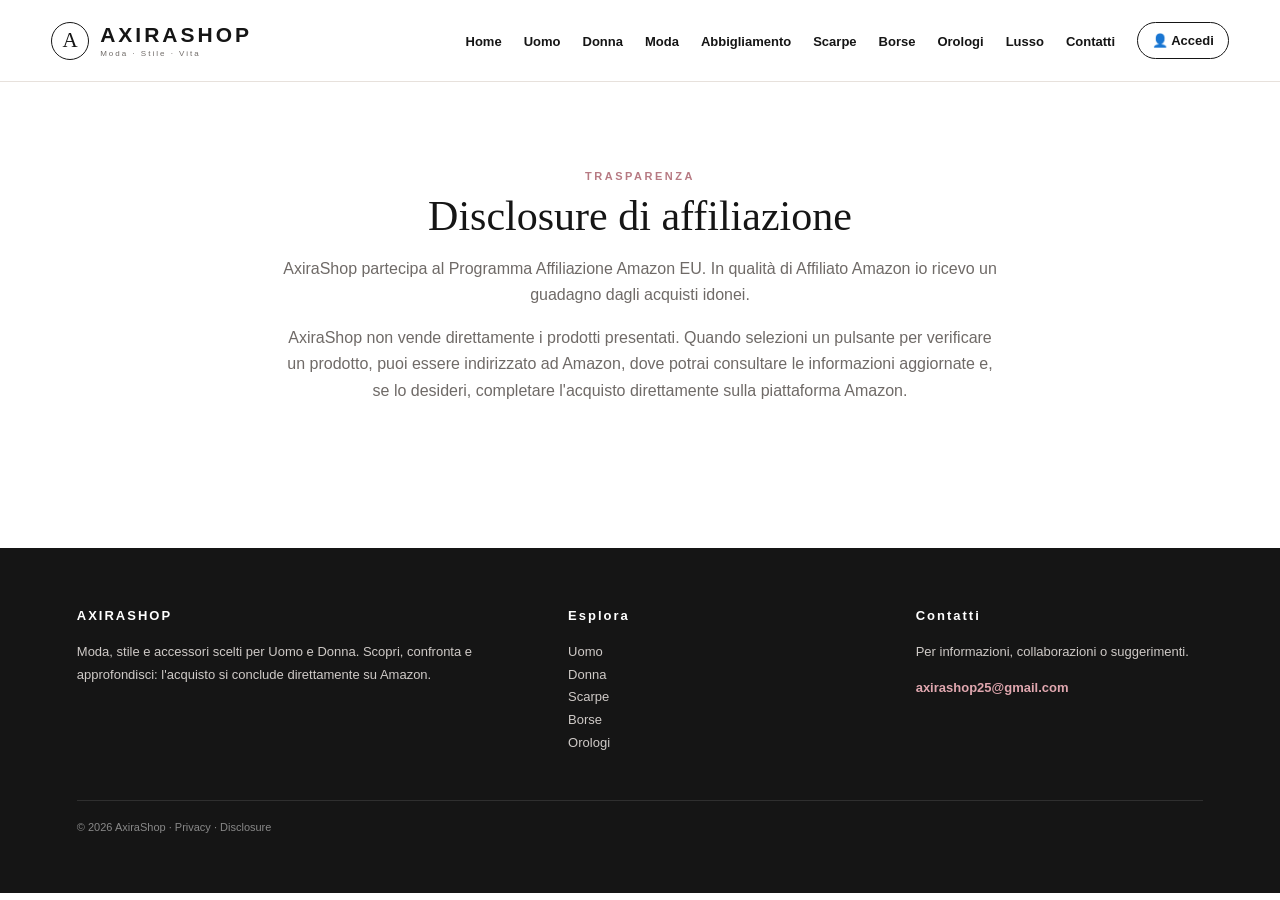
<file: disclosure.html>
<!doctype html><html lang="it"><head>
<meta charset="utf-8"><meta name="viewport" content="width=device-width,initial-scale=1">
<title>Disclosure — AxiraShop</title><link rel="stylesheet" href="style.css?v=8"></head><body>
<header class="top"><a class="logo" href="index.html"><span class="logo-mark">A</span><span><b>AXIRASHOP</b><small>Moda · Stile · Vita</small></span></a>
<nav><a href="index.html">Home</a><a href="uomo.html">Uomo</a><a href="donna.html">Donna</a><a href="moda.html">Moda</a><a href="abbigliamento.html">Abbigliamento</a><a href="scarpe.html">Scarpe</a><a href="borse.html">Borse</a><a href="orologi.html">Orologi</a><a href="lusso.html">Lusso</a><a href="contatti.html">Contatti</a><a href="account.html" class="account-link">👤 Accedi</a></nav></header>
<div class="wrap"><div class="title"><div class="eyebrow">Trasparenza</div><h2>Disclosure di affiliazione</h2>
<p>AxiraShop partecipa al Programma Affiliazione Amazon EU. In qualità di Affiliato Amazon io ricevo un guadagno dagli acquisti idonei.</p>
<p>AxiraShop non vende direttamente i prodotti presentati. Quando selezioni un pulsante per verificare un prodotto, puoi essere indirizzato ad Amazon, dove potrai consultare le informazioni aggiornate e, se lo desideri, completare l'acquisto direttamente sulla piattaforma Amazon.</p>
</div></div>
<footer><div class="foot"><div><h3>AXIRASHOP</h3><p>Moda, stile e accessori scelti per Uomo e Donna. Scopri, confronta e approfondisci: l'acquisto si conclude direttamente su Amazon.</p></div>
<div><h3>Esplora</h3><a href="uomo.html">Uomo</a><br><a href="donna.html">Donna</a><br><a href="scarpe.html">Scarpe</a><br><a href="borse.html">Borse</a><br><a href="orologi.html">Orologi</a></div>
<div><h3>Contatti</h3><p>Per informazioni, collaborazioni o suggerimenti.</p><a class="mail" href="mailto:axirashop25@gmail.com">axirashop25@gmail.com</a></div></div>
<div class="copy">© 2026 AxiraShop · <a href="privacy.html">Privacy</a> · <a href="disclosure.html">Disclosure</a></div></footer></body></html>
</file>
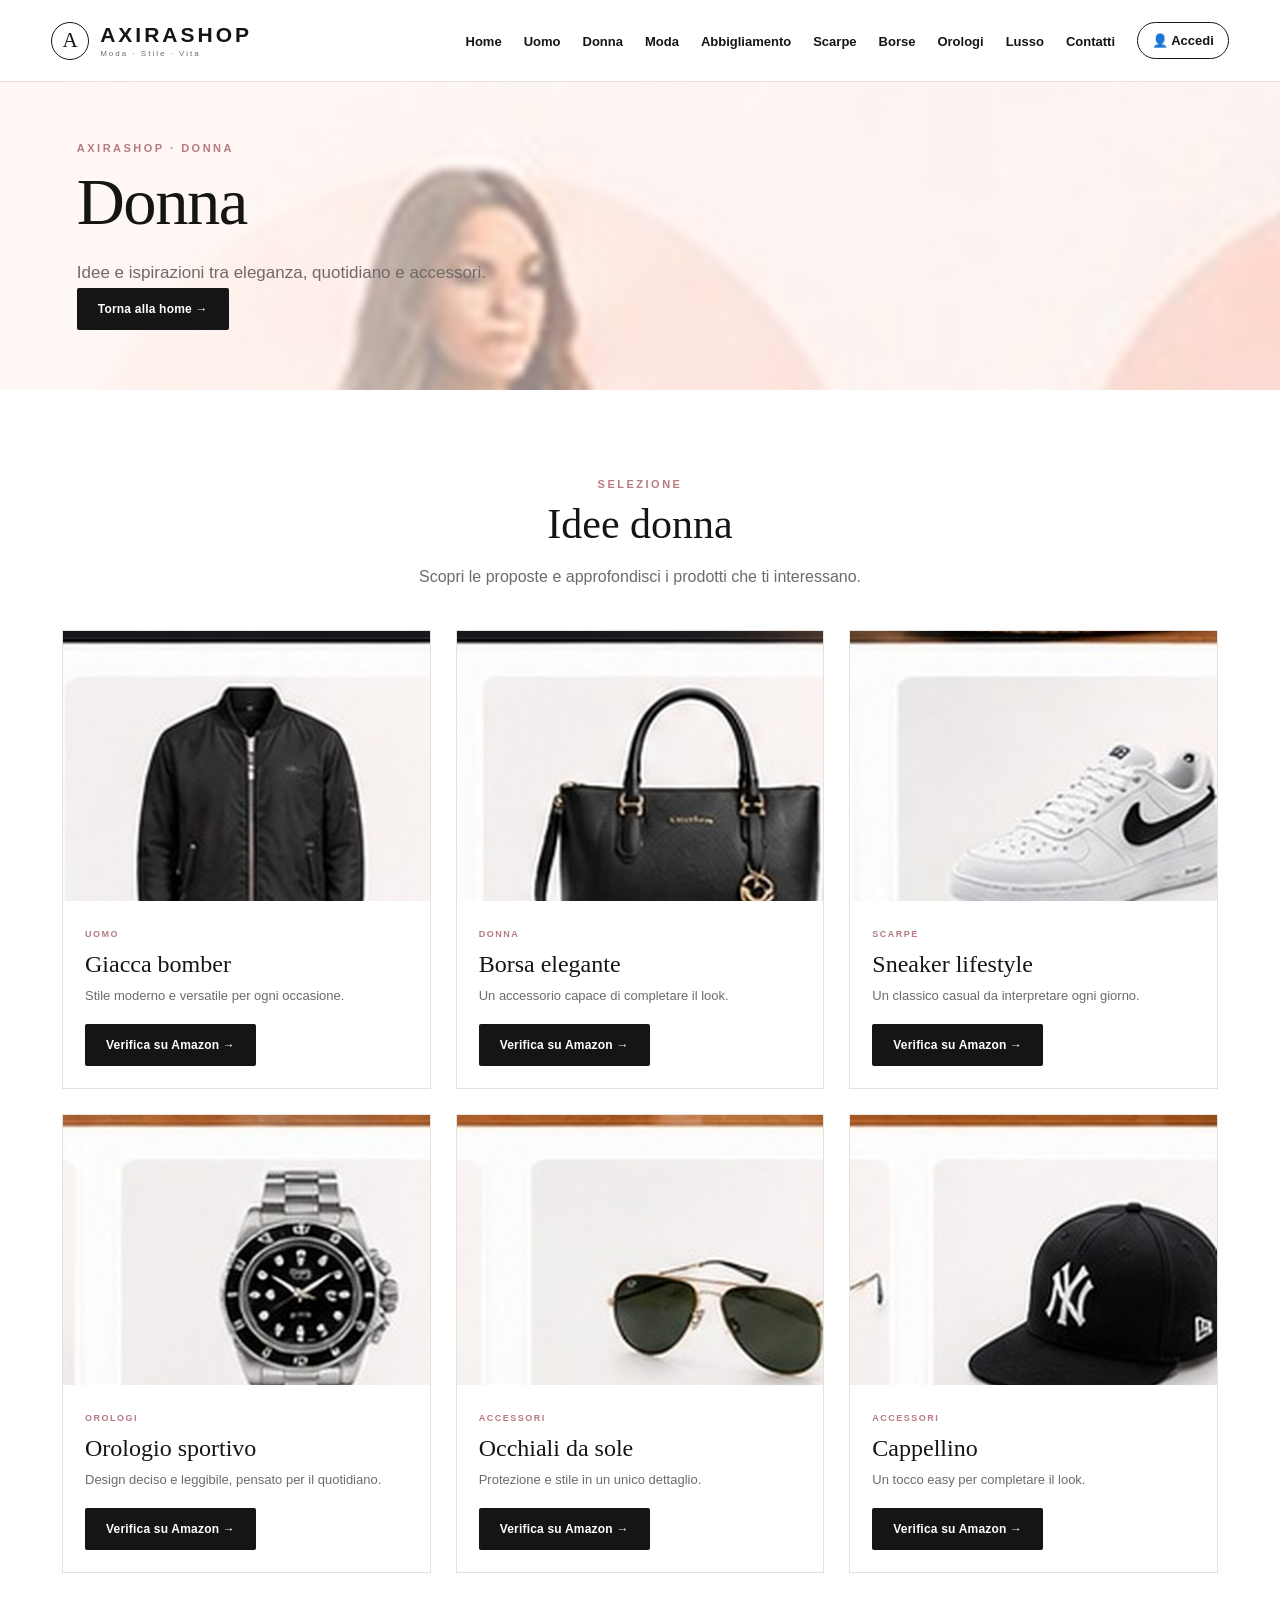
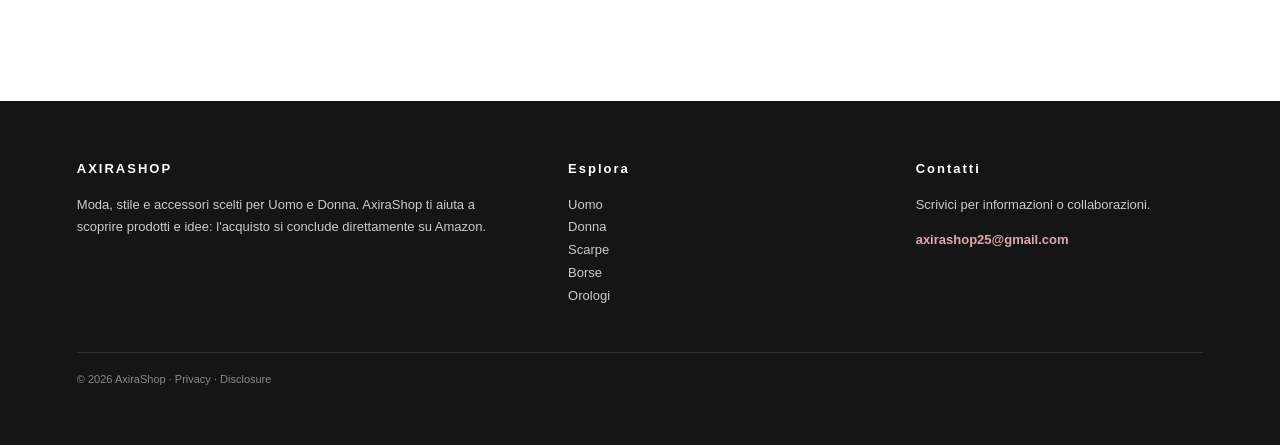
<file: donna.html>
<!doctype html><html lang="it"><head><meta charset="utf-8"><meta name="viewport" content="width=device-width,initial-scale=1">
<title>Donna — AxiraShop</title><link rel="stylesheet" href="style.css?v=8"></head><body><header class="top"><a class="logo" href="index.html"><span class="logo-mark">A</span><span><b>AXIRASHOP</b><small>Moda · Stile · Vita</small></span></a><nav>
<a href="index.html">Home</a><a href="uomo.html">Uomo</a><a href="donna.html">Donna</a>
<a href="moda.html">Moda</a><a href="abbigliamento.html">Abbigliamento</a><a href="scarpe.html">Scarpe</a>
<a href="borse.html">Borse</a><a href="orologi.html">Orologi</a><a href="lusso.html">Lusso</a>
<a href="contatti.html">Contatti</a><a href="account.html" class="account-link">👤 Accedi</a></nav></header>
<section class="hero" style="background-image:linear-gradient(90deg,#fff8f5ee,#fff8f500),url('images/donna_pure.jpg')"><div class="hero-copy"><div class="eyebrow">AxiraShop · Donna</div><h1>Donna</h1><p>Idee e ispirazioni tra eleganza, quotidiano e accessori.</p><a class="btn" href="index.html">Torna alla home →</a></div></section>
<div class="wrap"><div class="title"><div class="eyebrow">Selezione</div><h2>Idee donna</h2><p>Scopri le proposte e approfondisci i prodotti che ti interessano.</p></div><div class="products"><article class="card"><img src="images/prodotto1_hq.jpg" alt="Giacca bomber"><div class="pad"><span class="tag">UOMO</span><h3>Giacca bomber</h3><p>Stile moderno e versatile per ogni occasione.</p><a class="btn" href="articolo.html">Verifica su Amazon →</a></div></article><article class="card"><img src="images/prodotto2_hq.jpg" alt="Borsa elegante"><div class="pad"><span class="tag">DONNA</span><h3>Borsa elegante</h3><p>Un accessorio capace di completare il look.</p><a class="btn" href="articolo.html">Verifica su Amazon →</a></div></article><article class="card"><img src="images/prodotto3_hq.jpg" alt="Sneaker lifestyle"><div class="pad"><span class="tag">SCARPE</span><h3>Sneaker lifestyle</h3><p>Un classico casual da interpretare ogni giorno.</p><a class="btn" href="articolo.html">Verifica su Amazon →</a></div></article><article class="card"><img src="images/prodotto4_hq.jpg" alt="Orologio sportivo"><div class="pad"><span class="tag">OROLOGI</span><h3>Orologio sportivo</h3><p>Design deciso e leggibile, pensato per il quotidiano.</p><a class="btn" href="articolo.html">Verifica su Amazon →</a></div></article><article class="card"><img src="images/prodotto5_hq.jpg" alt="Occhiali da sole"><div class="pad"><span class="tag">ACCESSORI</span><h3>Occhiali da sole</h3><p>Protezione e stile in un unico dettaglio.</p><a class="btn" href="articolo.html">Verifica su Amazon →</a></div></article><article class="card"><img src="images/prodotto6_hq.jpg" alt="Cappellino"><div class="pad"><span class="tag">ACCESSORI</span><h3>Cappellino</h3><p>Un tocco easy per completare il look.</p><a class="btn" href="articolo.html">Verifica su Amazon →</a></div></article></div></div><footer><div class="foot"><div><h3>AXIRASHOP</h3><p>Moda, stile e accessori scelti per Uomo e Donna. AxiraShop ti aiuta a scoprire prodotti e idee: l'acquisto si conclude direttamente su Amazon.</p></div>
<div><h3>Esplora</h3><a href="uomo.html">Uomo</a><br><a href="donna.html">Donna</a><br><a href="scarpe.html">Scarpe</a><br><a href="borse.html">Borse</a><br><a href="orologi.html">Orologi</a></div>
<div><h3>Contatti</h3><p>Scrivici per informazioni o collaborazioni.</p><a class="mail" href="mailto:axirashop25@gmail.com">axirashop25@gmail.com</a></div></div>
<div class="copy">© 2026 AxiraShop · <a href="privacy.html">Privacy</a> · <a href="disclosure.html">Disclosure</a></div></footer></body></html>
</file>
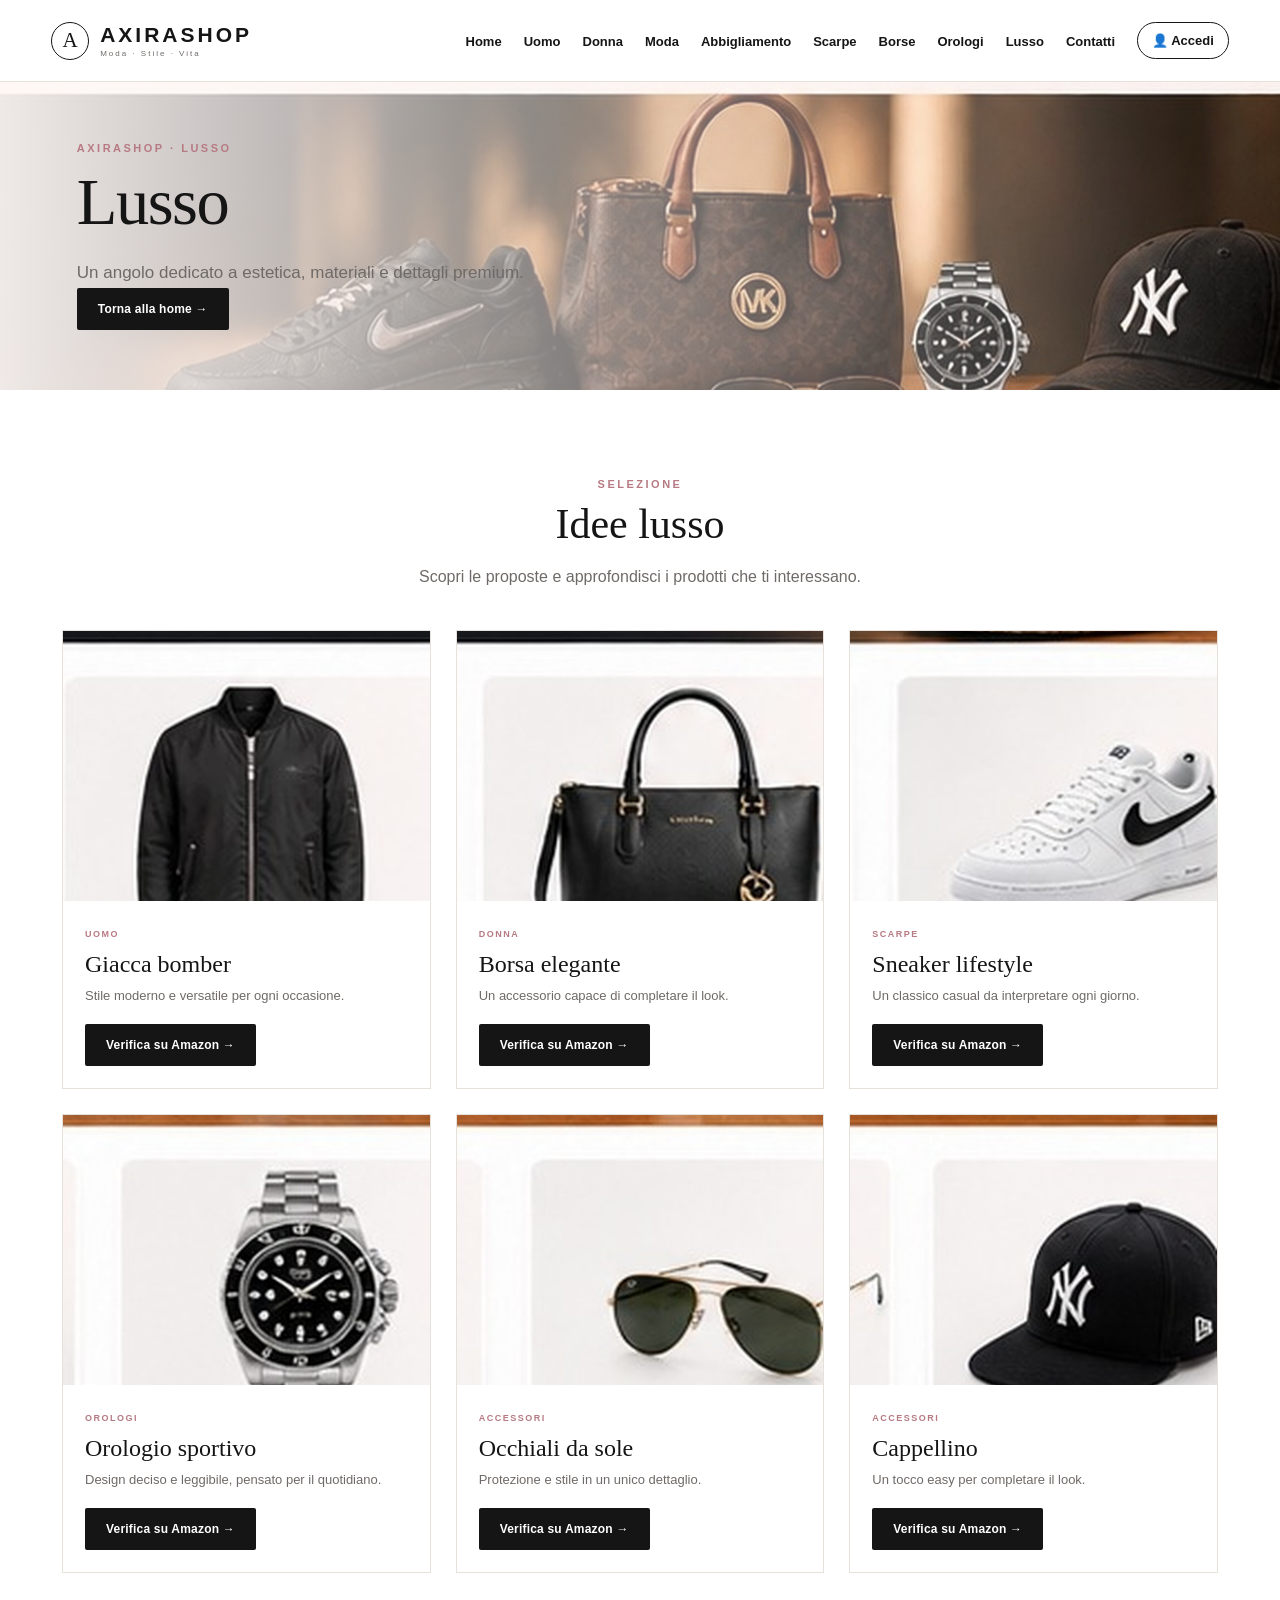
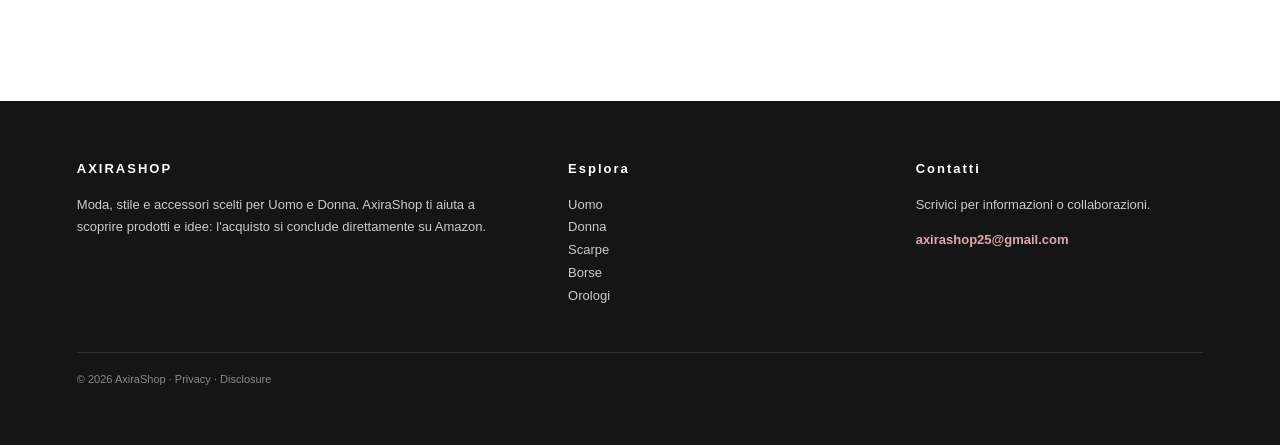
<file: lusso.html>
<!doctype html><html lang="it"><head><meta charset="utf-8"><meta name="viewport" content="width=device-width,initial-scale=1">
<title>Lusso — AxiraShop</title><link rel="stylesheet" href="style.css?v=8"></head><body><header class="top"><a class="logo" href="index.html"><span class="logo-mark">A</span><span><b>AXIRASHOP</b><small>Moda · Stile · Vita</small></span></a><nav>
<a href="index.html">Home</a><a href="uomo.html">Uomo</a><a href="donna.html">Donna</a>
<a href="moda.html">Moda</a><a href="abbigliamento.html">Abbigliamento</a><a href="scarpe.html">Scarpe</a>
<a href="borse.html">Borse</a><a href="orologi.html">Orologi</a><a href="lusso.html">Lusso</a>
<a href="contatti.html">Contatti</a><a href="account.html" class="account-link">👤 Accedi</a></nav></header>
<section class="hero" style="background-image:linear-gradient(90deg,#fff8f5ee,#fff8f500),url('images/featured_pure.jpg')"><div class="hero-copy"><div class="eyebrow">AxiraShop · Lusso</div><h1>Lusso</h1><p>Un angolo dedicato a estetica, materiali e dettagli premium.</p><a class="btn" href="index.html">Torna alla home →</a></div></section>
<div class="wrap"><div class="title"><div class="eyebrow">Selezione</div><h2>Idee lusso</h2><p>Scopri le proposte e approfondisci i prodotti che ti interessano.</p></div><div class="products"><article class="card"><img src="images/prodotto1_hq.jpg" alt="Giacca bomber"><div class="pad"><span class="tag">UOMO</span><h3>Giacca bomber</h3><p>Stile moderno e versatile per ogni occasione.</p><a class="btn" href="articolo.html">Verifica su Amazon →</a></div></article><article class="card"><img src="images/prodotto2_hq.jpg" alt="Borsa elegante"><div class="pad"><span class="tag">DONNA</span><h3>Borsa elegante</h3><p>Un accessorio capace di completare il look.</p><a class="btn" href="articolo.html">Verifica su Amazon →</a></div></article><article class="card"><img src="images/prodotto3_hq.jpg" alt="Sneaker lifestyle"><div class="pad"><span class="tag">SCARPE</span><h3>Sneaker lifestyle</h3><p>Un classico casual da interpretare ogni giorno.</p><a class="btn" href="articolo.html">Verifica su Amazon →</a></div></article><article class="card"><img src="images/prodotto4_hq.jpg" alt="Orologio sportivo"><div class="pad"><span class="tag">OROLOGI</span><h3>Orologio sportivo</h3><p>Design deciso e leggibile, pensato per il quotidiano.</p><a class="btn" href="articolo.html">Verifica su Amazon →</a></div></article><article class="card"><img src="images/prodotto5_hq.jpg" alt="Occhiali da sole"><div class="pad"><span class="tag">ACCESSORI</span><h3>Occhiali da sole</h3><p>Protezione e stile in un unico dettaglio.</p><a class="btn" href="articolo.html">Verifica su Amazon →</a></div></article><article class="card"><img src="images/prodotto6_hq.jpg" alt="Cappellino"><div class="pad"><span class="tag">ACCESSORI</span><h3>Cappellino</h3><p>Un tocco easy per completare il look.</p><a class="btn" href="articolo.html">Verifica su Amazon →</a></div></article></div></div><footer><div class="foot"><div><h3>AXIRASHOP</h3><p>Moda, stile e accessori scelti per Uomo e Donna. AxiraShop ti aiuta a scoprire prodotti e idee: l'acquisto si conclude direttamente su Amazon.</p></div>
<div><h3>Esplora</h3><a href="uomo.html">Uomo</a><br><a href="donna.html">Donna</a><br><a href="scarpe.html">Scarpe</a><br><a href="borse.html">Borse</a><br><a href="orologi.html">Orologi</a></div>
<div><h3>Contatti</h3><p>Scrivici per informazioni o collaborazioni.</p><a class="mail" href="mailto:axirashop25@gmail.com">axirashop25@gmail.com</a></div></div>
<div class="copy">© 2026 AxiraShop · <a href="privacy.html">Privacy</a> · <a href="disclosure.html">Disclosure</a></div></footer></body></html>
</file>
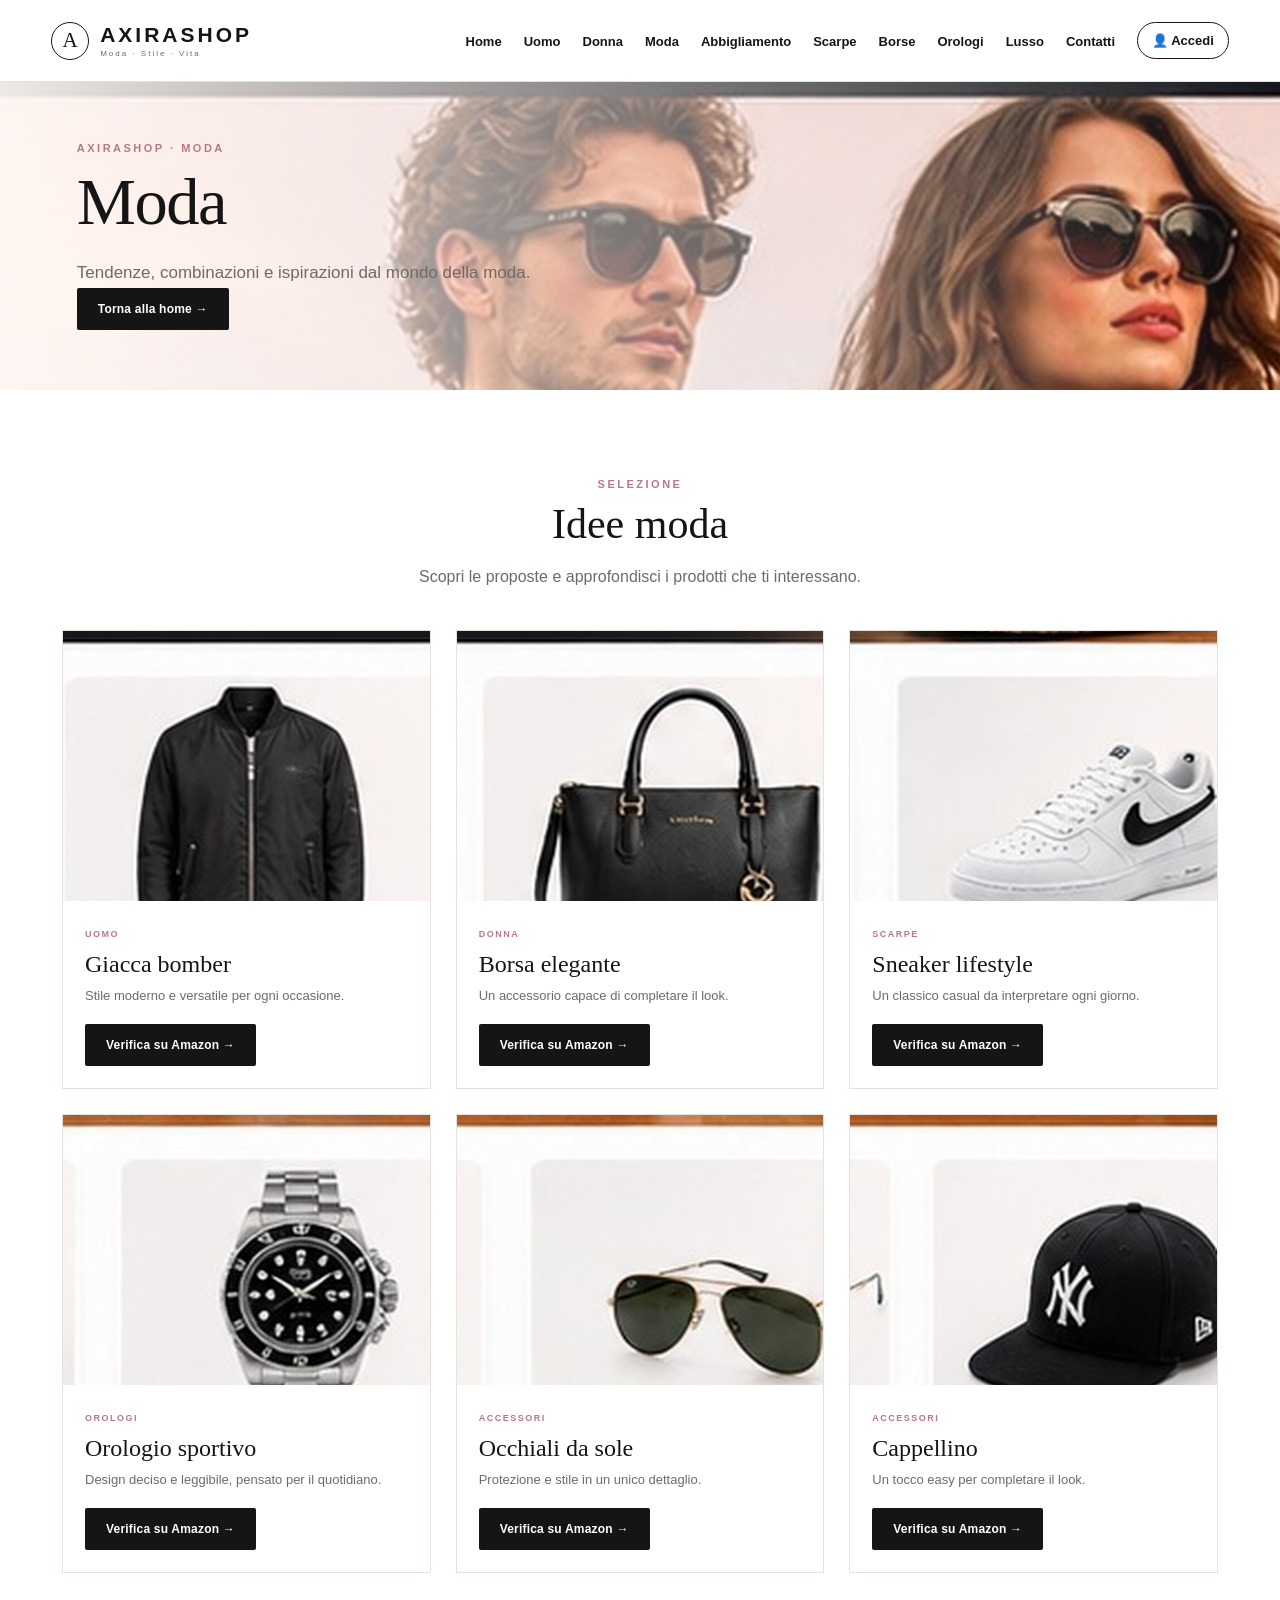
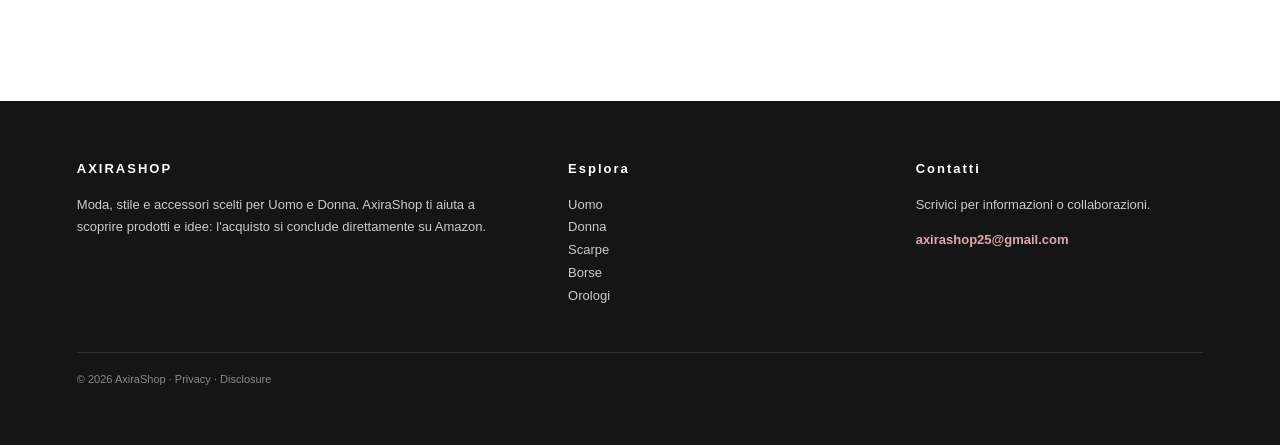
<file: moda.html>
<!doctype html><html lang="it"><head><meta charset="utf-8"><meta name="viewport" content="width=device-width,initial-scale=1">
<title>Moda — AxiraShop</title><link rel="stylesheet" href="style.css?v=8"></head><body><header class="top"><a class="logo" href="index.html"><span class="logo-mark">A</span><span><b>AXIRASHOP</b><small>Moda · Stile · Vita</small></span></a><nav>
<a href="index.html">Home</a><a href="uomo.html">Uomo</a><a href="donna.html">Donna</a>
<a href="moda.html">Moda</a><a href="abbigliamento.html">Abbigliamento</a><a href="scarpe.html">Scarpe</a>
<a href="borse.html">Borse</a><a href="orologi.html">Orologi</a><a href="lusso.html">Lusso</a>
<a href="contatti.html">Contatti</a><a href="account.html" class="account-link">👤 Accedi</a></nav></header>
<section class="hero" style="background-image:linear-gradient(90deg,#fff8f5ee,#fff8f500),url('images/hero_pure.jpg')"><div class="hero-copy"><div class="eyebrow">AxiraShop · Moda</div><h1>Moda</h1><p>Tendenze, combinazioni e ispirazioni dal mondo della moda.</p><a class="btn" href="index.html">Torna alla home →</a></div></section>
<div class="wrap"><div class="title"><div class="eyebrow">Selezione</div><h2>Idee moda</h2><p>Scopri le proposte e approfondisci i prodotti che ti interessano.</p></div><div class="products"><article class="card"><img src="images/prodotto1_hq.jpg" alt="Giacca bomber"><div class="pad"><span class="tag">UOMO</span><h3>Giacca bomber</h3><p>Stile moderno e versatile per ogni occasione.</p><a class="btn" href="articolo.html">Verifica su Amazon →</a></div></article><article class="card"><img src="images/prodotto2_hq.jpg" alt="Borsa elegante"><div class="pad"><span class="tag">DONNA</span><h3>Borsa elegante</h3><p>Un accessorio capace di completare il look.</p><a class="btn" href="articolo.html">Verifica su Amazon →</a></div></article><article class="card"><img src="images/prodotto3_hq.jpg" alt="Sneaker lifestyle"><div class="pad"><span class="tag">SCARPE</span><h3>Sneaker lifestyle</h3><p>Un classico casual da interpretare ogni giorno.</p><a class="btn" href="articolo.html">Verifica su Amazon →</a></div></article><article class="card"><img src="images/prodotto4_hq.jpg" alt="Orologio sportivo"><div class="pad"><span class="tag">OROLOGI</span><h3>Orologio sportivo</h3><p>Design deciso e leggibile, pensato per il quotidiano.</p><a class="btn" href="articolo.html">Verifica su Amazon →</a></div></article><article class="card"><img src="images/prodotto5_hq.jpg" alt="Occhiali da sole"><div class="pad"><span class="tag">ACCESSORI</span><h3>Occhiali da sole</h3><p>Protezione e stile in un unico dettaglio.</p><a class="btn" href="articolo.html">Verifica su Amazon →</a></div></article><article class="card"><img src="images/prodotto6_hq.jpg" alt="Cappellino"><div class="pad"><span class="tag">ACCESSORI</span><h3>Cappellino</h3><p>Un tocco easy per completare il look.</p><a class="btn" href="articolo.html">Verifica su Amazon →</a></div></article></div></div><footer><div class="foot"><div><h3>AXIRASHOP</h3><p>Moda, stile e accessori scelti per Uomo e Donna. AxiraShop ti aiuta a scoprire prodotti e idee: l'acquisto si conclude direttamente su Amazon.</p></div>
<div><h3>Esplora</h3><a href="uomo.html">Uomo</a><br><a href="donna.html">Donna</a><br><a href="scarpe.html">Scarpe</a><br><a href="borse.html">Borse</a><br><a href="orologi.html">Orologi</a></div>
<div><h3>Contatti</h3><p>Scrivici per informazioni o collaborazioni.</p><a class="mail" href="mailto:axirashop25@gmail.com">axirashop25@gmail.com</a></div></div>
<div class="copy">© 2026 AxiraShop · <a href="privacy.html">Privacy</a> · <a href="disclosure.html">Disclosure</a></div></footer></body></html>
</file>
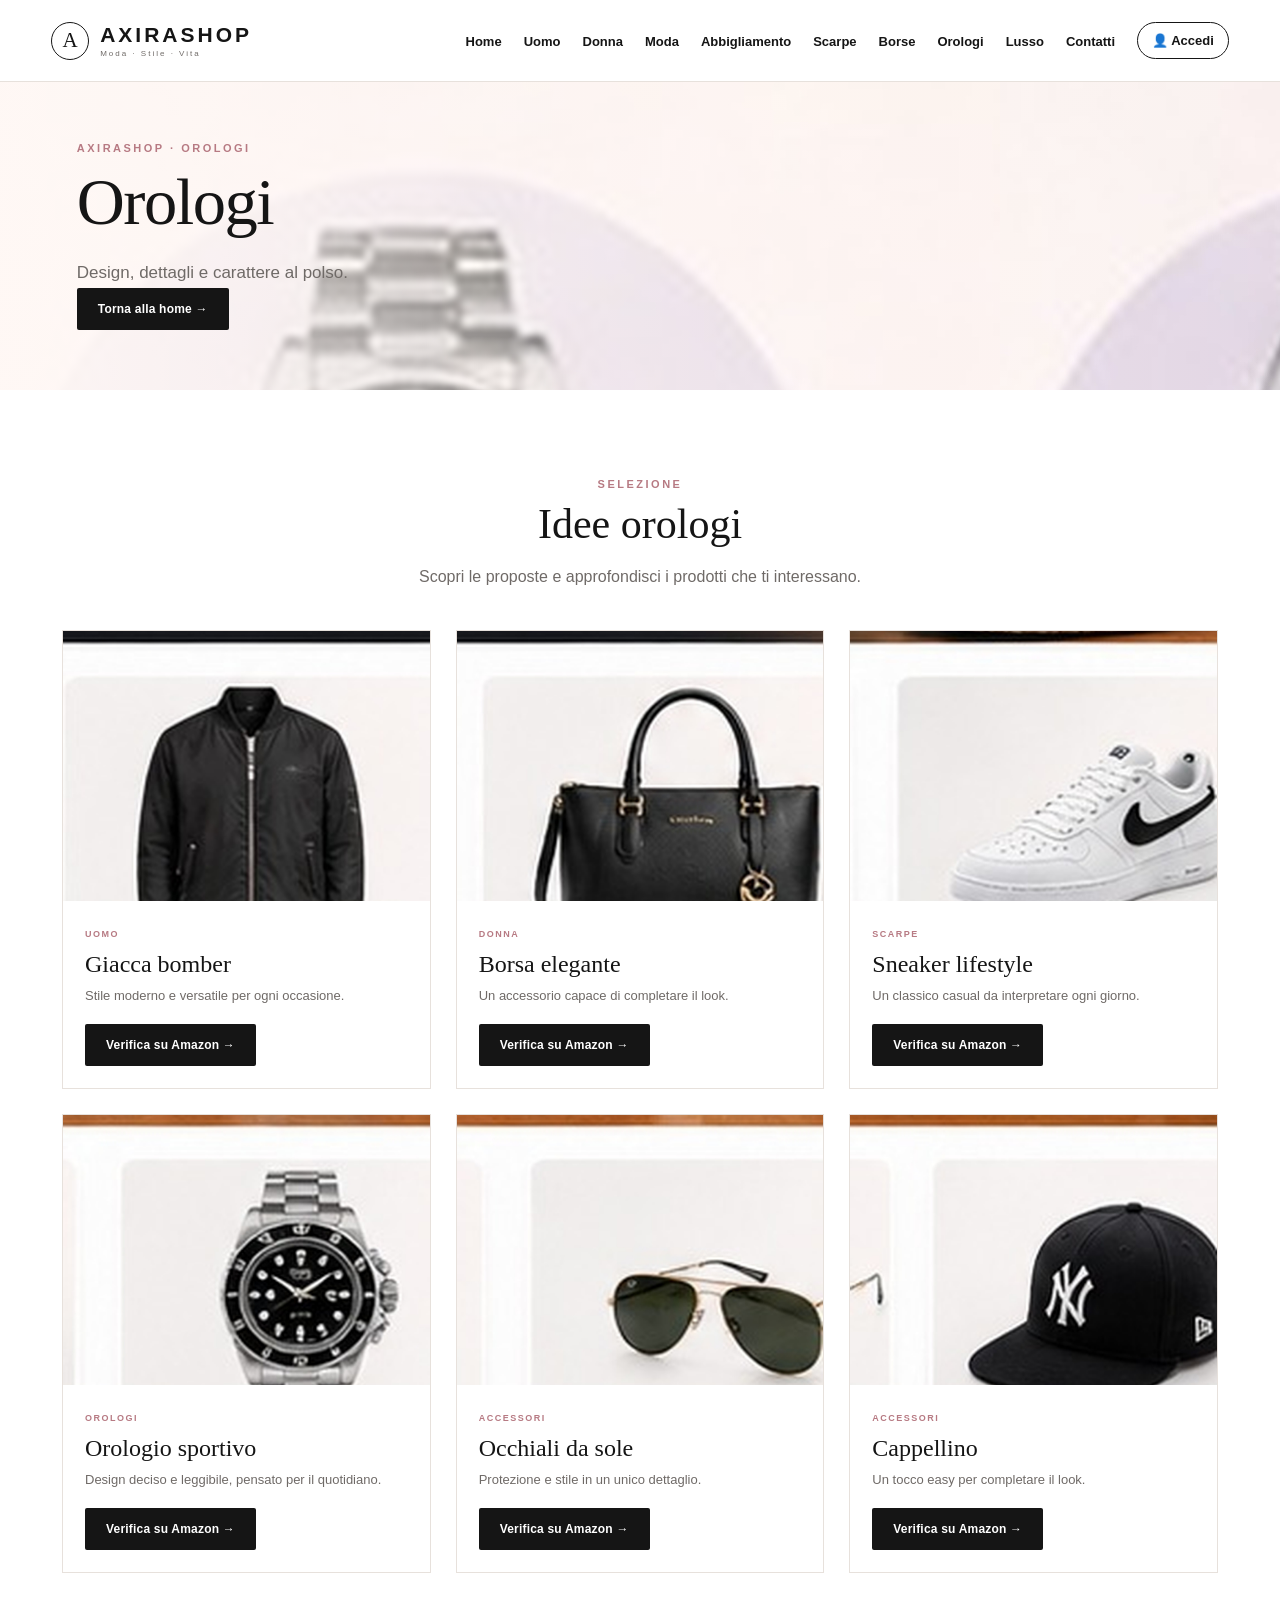
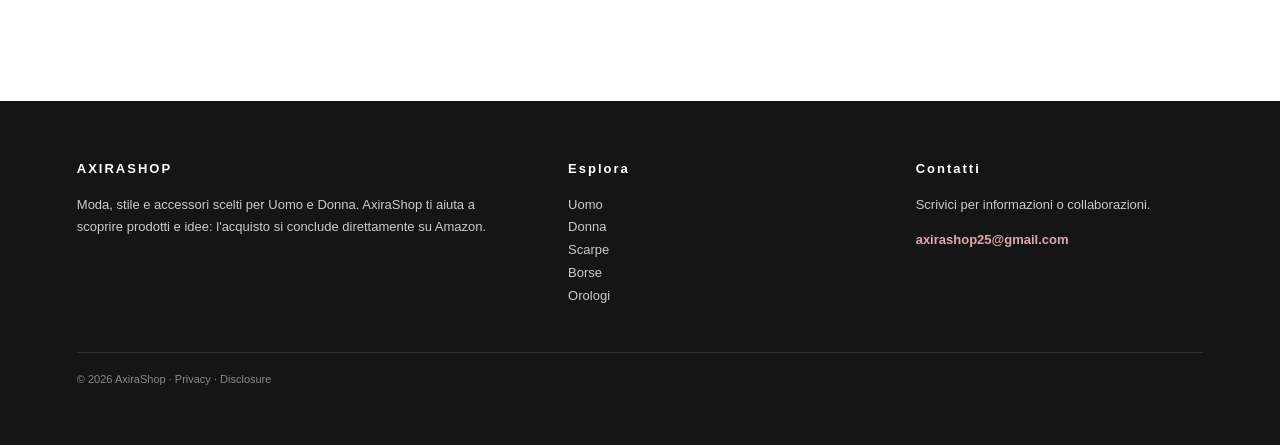
<file: orologi.html>
<!doctype html><html lang="it"><head><meta charset="utf-8"><meta name="viewport" content="width=device-width,initial-scale=1">
<title>Orologi — AxiraShop</title><link rel="stylesheet" href="style.css?v=8"></head><body><header class="top"><a class="logo" href="index.html"><span class="logo-mark">A</span><span><b>AXIRASHOP</b><small>Moda · Stile · Vita</small></span></a><nav>
<a href="index.html">Home</a><a href="uomo.html">Uomo</a><a href="donna.html">Donna</a>
<a href="moda.html">Moda</a><a href="abbigliamento.html">Abbigliamento</a><a href="scarpe.html">Scarpe</a>
<a href="borse.html">Borse</a><a href="orologi.html">Orologi</a><a href="lusso.html">Lusso</a>
<a href="contatti.html">Contatti</a><a href="account.html" class="account-link">👤 Accedi</a></nav></header>
<section class="hero" style="background-image:linear-gradient(90deg,#fff8f5ee,#fff8f500),url('images/orologi_pure.jpg')"><div class="hero-copy"><div class="eyebrow">AxiraShop · Orologi</div><h1>Orologi</h1><p>Design, dettagli e carattere al polso.</p><a class="btn" href="index.html">Torna alla home →</a></div></section>
<div class="wrap"><div class="title"><div class="eyebrow">Selezione</div><h2>Idee orologi</h2><p>Scopri le proposte e approfondisci i prodotti che ti interessano.</p></div><div class="products"><article class="card"><img src="images/prodotto1_hq.jpg" alt="Giacca bomber"><div class="pad"><span class="tag">UOMO</span><h3>Giacca bomber</h3><p>Stile moderno e versatile per ogni occasione.</p><a class="btn" href="articolo.html">Verifica su Amazon →</a></div></article><article class="card"><img src="images/prodotto2_hq.jpg" alt="Borsa elegante"><div class="pad"><span class="tag">DONNA</span><h3>Borsa elegante</h3><p>Un accessorio capace di completare il look.</p><a class="btn" href="articolo.html">Verifica su Amazon →</a></div></article><article class="card"><img src="images/prodotto3_hq.jpg" alt="Sneaker lifestyle"><div class="pad"><span class="tag">SCARPE</span><h3>Sneaker lifestyle</h3><p>Un classico casual da interpretare ogni giorno.</p><a class="btn" href="articolo.html">Verifica su Amazon →</a></div></article><article class="card"><img src="images/prodotto4_hq.jpg" alt="Orologio sportivo"><div class="pad"><span class="tag">OROLOGI</span><h3>Orologio sportivo</h3><p>Design deciso e leggibile, pensato per il quotidiano.</p><a class="btn" href="articolo.html">Verifica su Amazon →</a></div></article><article class="card"><img src="images/prodotto5_hq.jpg" alt="Occhiali da sole"><div class="pad"><span class="tag">ACCESSORI</span><h3>Occhiali da sole</h3><p>Protezione e stile in un unico dettaglio.</p><a class="btn" href="articolo.html">Verifica su Amazon →</a></div></article><article class="card"><img src="images/prodotto6_hq.jpg" alt="Cappellino"><div class="pad"><span class="tag">ACCESSORI</span><h3>Cappellino</h3><p>Un tocco easy per completare il look.</p><a class="btn" href="articolo.html">Verifica su Amazon →</a></div></article></div></div><footer><div class="foot"><div><h3>AXIRASHOP</h3><p>Moda, stile e accessori scelti per Uomo e Donna. AxiraShop ti aiuta a scoprire prodotti e idee: l'acquisto si conclude direttamente su Amazon.</p></div>
<div><h3>Esplora</h3><a href="uomo.html">Uomo</a><br><a href="donna.html">Donna</a><br><a href="scarpe.html">Scarpe</a><br><a href="borse.html">Borse</a><br><a href="orologi.html">Orologi</a></div>
<div><h3>Contatti</h3><p>Scrivici per informazioni o collaborazioni.</p><a class="mail" href="mailto:axirashop25@gmail.com">axirashop25@gmail.com</a></div></div>
<div class="copy">© 2026 AxiraShop · <a href="privacy.html">Privacy</a> · <a href="disclosure.html">Disclosure</a></div></footer></body></html>
</file>
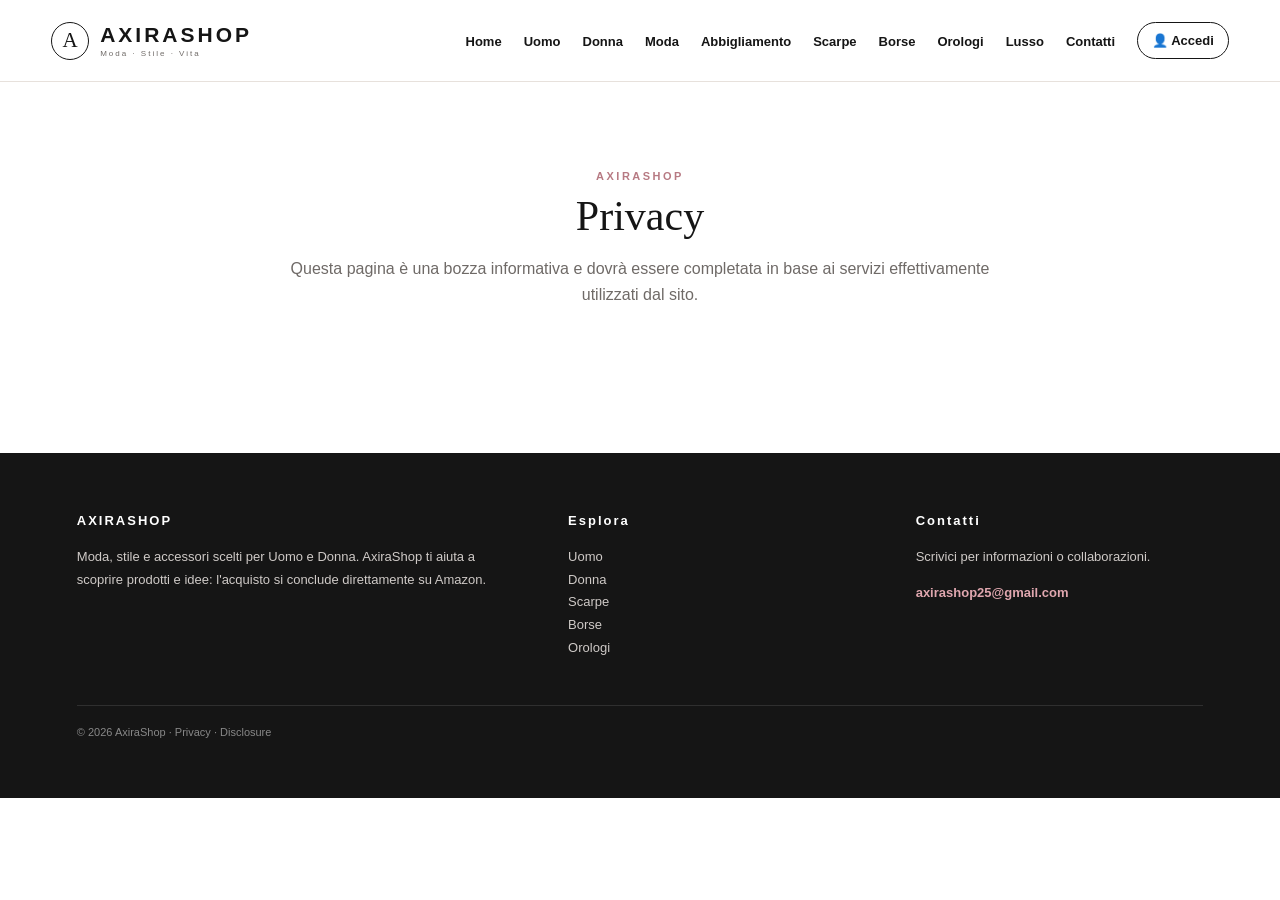
<file: privacy.html>
<!doctype html><html lang="it"><head><meta charset="utf-8"><meta name="viewport" content="width=device-width,initial-scale=1">
<title>AxiraShop — Moda, Stile, Vita</title><link rel="stylesheet" href="style.css?v=8"></head><body><header class="top"><a class="logo" href="index.html"><span class="logo-mark">A</span><span><b>AXIRASHOP</b><small>Moda · Stile · Vita</small></span></a><nav>
<a href="index.html">Home</a><a href="uomo.html">Uomo</a><a href="donna.html">Donna</a>
<a href="moda.html">Moda</a><a href="abbigliamento.html">Abbigliamento</a><a href="scarpe.html">Scarpe</a>
<a href="borse.html">Borse</a><a href="orologi.html">Orologi</a><a href="lusso.html">Lusso</a>
<a href="contatti.html">Contatti</a><a href="account.html" class="account-link">👤 Accedi</a></nav></header><div class="wrap"><div class="title"><div class="eyebrow">AxiraShop</div><h2>Privacy</h2><p>Questa pagina è una bozza informativa e dovrà essere completata in base ai servizi effettivamente utilizzati dal sito.</p></div></div><footer><div class="foot"><div><h3>AXIRASHOP</h3><p>Moda, stile e accessori scelti per Uomo e Donna. AxiraShop ti aiuta a scoprire prodotti e idee: l'acquisto si conclude direttamente su Amazon.</p></div>
<div><h3>Esplora</h3><a href="uomo.html">Uomo</a><br><a href="donna.html">Donna</a><br><a href="scarpe.html">Scarpe</a><br><a href="borse.html">Borse</a><br><a href="orologi.html">Orologi</a></div>
<div><h3>Contatti</h3><p>Scrivici per informazioni o collaborazioni.</p><a class="mail" href="mailto:axirashop25@gmail.com">axirashop25@gmail.com</a></div></div>
<div class="copy">© 2026 AxiraShop · <a href="privacy.html">Privacy</a> · <a href="disclosure.html">Disclosure</a></div></footer></body></html>
</file>
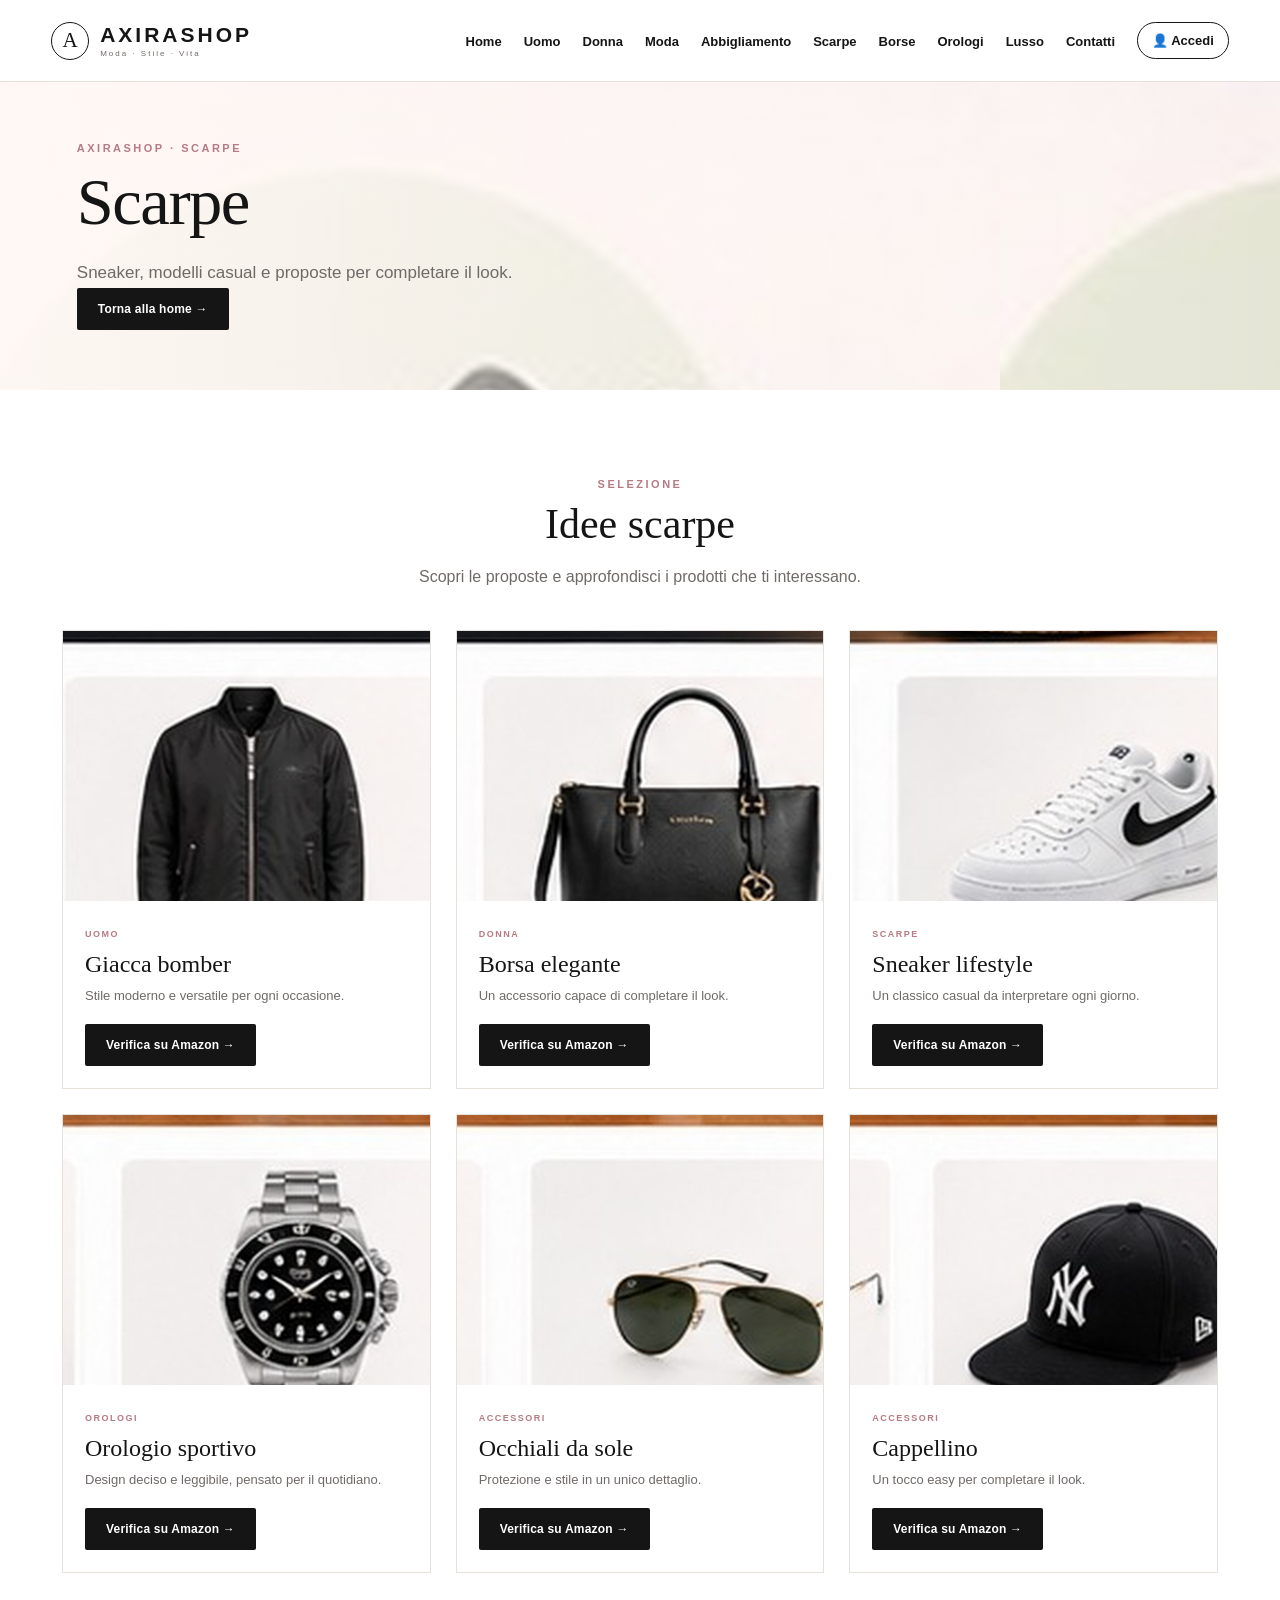
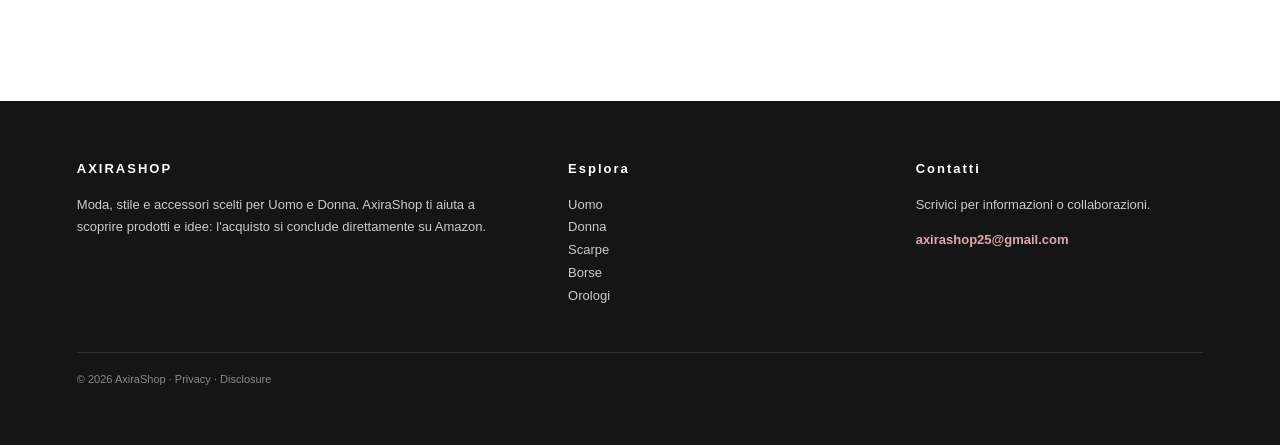
<file: scarpe.html>
<!doctype html><html lang="it"><head><meta charset="utf-8"><meta name="viewport" content="width=device-width,initial-scale=1">
<title>Scarpe — AxiraShop</title><link rel="stylesheet" href="style.css?v=8"></head><body><header class="top"><a class="logo" href="index.html"><span class="logo-mark">A</span><span><b>AXIRASHOP</b><small>Moda · Stile · Vita</small></span></a><nav>
<a href="index.html">Home</a><a href="uomo.html">Uomo</a><a href="donna.html">Donna</a>
<a href="moda.html">Moda</a><a href="abbigliamento.html">Abbigliamento</a><a href="scarpe.html">Scarpe</a>
<a href="borse.html">Borse</a><a href="orologi.html">Orologi</a><a href="lusso.html">Lusso</a>
<a href="contatti.html">Contatti</a><a href="account.html" class="account-link">👤 Accedi</a></nav></header>
<section class="hero" style="background-image:linear-gradient(90deg,#fff8f5ee,#fff8f500),url('images/scarpe_pure.jpg')"><div class="hero-copy"><div class="eyebrow">AxiraShop · Scarpe</div><h1>Scarpe</h1><p>Sneaker, modelli casual e proposte per completare il look.</p><a class="btn" href="index.html">Torna alla home →</a></div></section>
<div class="wrap"><div class="title"><div class="eyebrow">Selezione</div><h2>Idee scarpe</h2><p>Scopri le proposte e approfondisci i prodotti che ti interessano.</p></div><div class="products"><article class="card"><img src="images/prodotto1_hq.jpg" alt="Giacca bomber"><div class="pad"><span class="tag">UOMO</span><h3>Giacca bomber</h3><p>Stile moderno e versatile per ogni occasione.</p><a class="btn" href="articolo.html">Verifica su Amazon →</a></div></article><article class="card"><img src="images/prodotto2_hq.jpg" alt="Borsa elegante"><div class="pad"><span class="tag">DONNA</span><h3>Borsa elegante</h3><p>Un accessorio capace di completare il look.</p><a class="btn" href="articolo.html">Verifica su Amazon →</a></div></article><article class="card"><img src="images/prodotto3_hq.jpg" alt="Sneaker lifestyle"><div class="pad"><span class="tag">SCARPE</span><h3>Sneaker lifestyle</h3><p>Un classico casual da interpretare ogni giorno.</p><a class="btn" href="articolo.html">Verifica su Amazon →</a></div></article><article class="card"><img src="images/prodotto4_hq.jpg" alt="Orologio sportivo"><div class="pad"><span class="tag">OROLOGI</span><h3>Orologio sportivo</h3><p>Design deciso e leggibile, pensato per il quotidiano.</p><a class="btn" href="articolo.html">Verifica su Amazon →</a></div></article><article class="card"><img src="images/prodotto5_hq.jpg" alt="Occhiali da sole"><div class="pad"><span class="tag">ACCESSORI</span><h3>Occhiali da sole</h3><p>Protezione e stile in un unico dettaglio.</p><a class="btn" href="articolo.html">Verifica su Amazon →</a></div></article><article class="card"><img src="images/prodotto6_hq.jpg" alt="Cappellino"><div class="pad"><span class="tag">ACCESSORI</span><h3>Cappellino</h3><p>Un tocco easy per completare il look.</p><a class="btn" href="articolo.html">Verifica su Amazon →</a></div></article></div></div><footer><div class="foot"><div><h3>AXIRASHOP</h3><p>Moda, stile e accessori scelti per Uomo e Donna. AxiraShop ti aiuta a scoprire prodotti e idee: l'acquisto si conclude direttamente su Amazon.</p></div>
<div><h3>Esplora</h3><a href="uomo.html">Uomo</a><br><a href="donna.html">Donna</a><br><a href="scarpe.html">Scarpe</a><br><a href="borse.html">Borse</a><br><a href="orologi.html">Orologi</a></div>
<div><h3>Contatti</h3><p>Scrivici per informazioni o collaborazioni.</p><a class="mail" href="mailto:axirashop25@gmail.com">axirashop25@gmail.com</a></div></div>
<div class="copy">© 2026 AxiraShop · <a href="privacy.html">Privacy</a> · <a href="disclosure.html">Disclosure</a></div></footer></body></html>
</file>
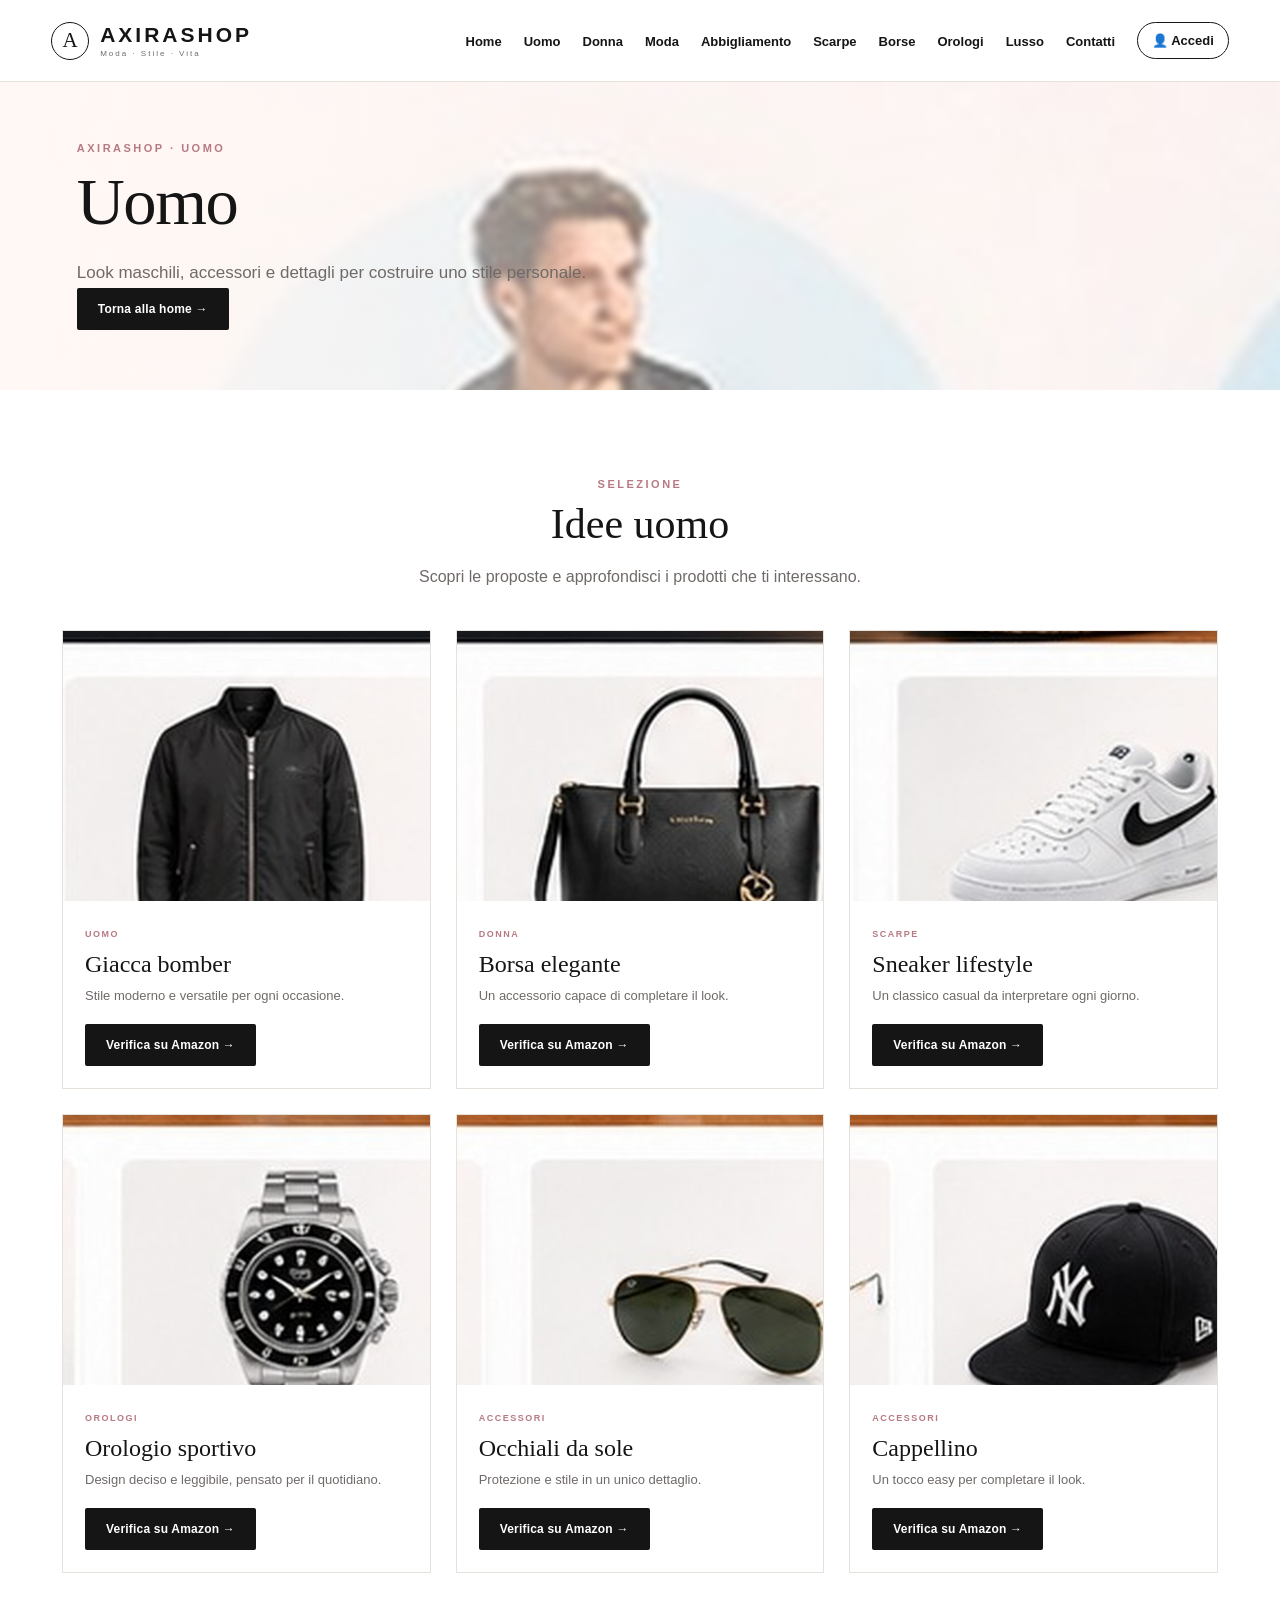
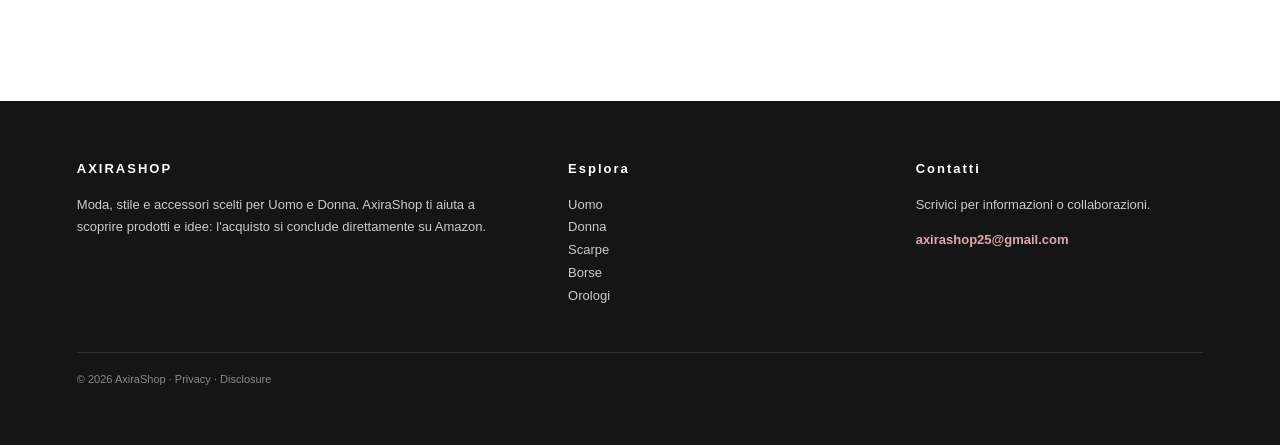
<file: uomo.html>
<!doctype html><html lang="it"><head><meta charset="utf-8"><meta name="viewport" content="width=device-width,initial-scale=1">
<title>Uomo — AxiraShop</title><link rel="stylesheet" href="style.css?v=8"></head><body><header class="top"><a class="logo" href="index.html"><span class="logo-mark">A</span><span><b>AXIRASHOP</b><small>Moda · Stile · Vita</small></span></a><nav>
<a href="index.html">Home</a><a href="uomo.html">Uomo</a><a href="donna.html">Donna</a>
<a href="moda.html">Moda</a><a href="abbigliamento.html">Abbigliamento</a><a href="scarpe.html">Scarpe</a>
<a href="borse.html">Borse</a><a href="orologi.html">Orologi</a><a href="lusso.html">Lusso</a>
<a href="contatti.html">Contatti</a><a href="account.html" class="account-link">👤 Accedi</a></nav></header>
<section class="hero" style="background-image:linear-gradient(90deg,#fff8f5ee,#fff8f500),url('images/uomo_pure.jpg')"><div class="hero-copy"><div class="eyebrow">AxiraShop · Uomo</div><h1>Uomo</h1><p>Look maschili, accessori e dettagli per costruire uno stile personale.</p><a class="btn" href="index.html">Torna alla home →</a></div></section>
<div class="wrap"><div class="title"><div class="eyebrow">Selezione</div><h2>Idee uomo</h2><p>Scopri le proposte e approfondisci i prodotti che ti interessano.</p></div><div class="products"><article class="card"><img src="images/prodotto1_hq.jpg" alt="Giacca bomber"><div class="pad"><span class="tag">UOMO</span><h3>Giacca bomber</h3><p>Stile moderno e versatile per ogni occasione.</p><a class="btn" href="articolo.html">Verifica su Amazon →</a></div></article><article class="card"><img src="images/prodotto2_hq.jpg" alt="Borsa elegante"><div class="pad"><span class="tag">DONNA</span><h3>Borsa elegante</h3><p>Un accessorio capace di completare il look.</p><a class="btn" href="articolo.html">Verifica su Amazon →</a></div></article><article class="card"><img src="images/prodotto3_hq.jpg" alt="Sneaker lifestyle"><div class="pad"><span class="tag">SCARPE</span><h3>Sneaker lifestyle</h3><p>Un classico casual da interpretare ogni giorno.</p><a class="btn" href="articolo.html">Verifica su Amazon →</a></div></article><article class="card"><img src="images/prodotto4_hq.jpg" alt="Orologio sportivo"><div class="pad"><span class="tag">OROLOGI</span><h3>Orologio sportivo</h3><p>Design deciso e leggibile, pensato per il quotidiano.</p><a class="btn" href="articolo.html">Verifica su Amazon →</a></div></article><article class="card"><img src="images/prodotto5_hq.jpg" alt="Occhiali da sole"><div class="pad"><span class="tag">ACCESSORI</span><h3>Occhiali da sole</h3><p>Protezione e stile in un unico dettaglio.</p><a class="btn" href="articolo.html">Verifica su Amazon →</a></div></article><article class="card"><img src="images/prodotto6_hq.jpg" alt="Cappellino"><div class="pad"><span class="tag">ACCESSORI</span><h3>Cappellino</h3><p>Un tocco easy per completare il look.</p><a class="btn" href="articolo.html">Verifica su Amazon →</a></div></article></div></div><footer><div class="foot"><div><h3>AXIRASHOP</h3><p>Moda, stile e accessori scelti per Uomo e Donna. AxiraShop ti aiuta a scoprire prodotti e idee: l'acquisto si conclude direttamente su Amazon.</p></div>
<div><h3>Esplora</h3><a href="uomo.html">Uomo</a><br><a href="donna.html">Donna</a><br><a href="scarpe.html">Scarpe</a><br><a href="borse.html">Borse</a><br><a href="orologi.html">Orologi</a></div>
<div><h3>Contatti</h3><p>Scrivici per informazioni o collaborazioni.</p><a class="mail" href="mailto:axirashop25@gmail.com">axirashop25@gmail.com</a></div></div>
<div class="copy">© 2026 AxiraShop · <a href="privacy.html">Privacy</a> · <a href="disclosure.html">Disclosure</a></div></footer></body></html>
</file>
<file: style.css>
:root{
  --ink:#151515;--muted:#6f6a67;--cream:#f7f3ef;--soft:#fbfaf8;
  --line:#e7e1dc;--accent:#b77a83;--white:#fff;--max:1240px;
}
*{box-sizing:border-box}
html{scroll-behavior:smooth}
body{margin:0;color:var(--ink);background:#fff;font-family:Inter,Arial,Helvetica,sans-serif;-webkit-font-smoothing:antialiased}
img{max-width:100%;display:block}
a{text-decoration:none;color:inherit}
button,input{font:inherit}
.top{height:82px;background:rgba(255,255,255,.96);border-bottom:1px solid var(--line);display:flex;align-items:center;padding:0 clamp(20px,4vw,64px);gap:30px;position:sticky;top:0;z-index:50;backdrop-filter:blur(12px)}
.logo{display:flex;align-items:center;gap:11px;margin-right:auto}
.logo-mark{width:38px;height:38px;border:1.5px solid var(--ink);border-radius:50%;display:grid;place-items:center;font-family:Georgia,serif;font-size:21px}
.logo b{font-size:21px;letter-spacing:3px;font-weight:800}.logo small{display:block;font-size:8px;letter-spacing:2px;color:var(--muted);margin-top:2px}
nav{display:flex;align-items:center;gap:22px;font-size:13px;font-weight:700}
nav a{padding:30px 0 27px;border-bottom:2px solid transparent}
nav a:hover,nav a[aria-current="page"]{border-color:var(--ink)}
.account-link{border:1px solid var(--ink)!important;padding:10px 14px!important;border-radius:999px}
.hero-clean{min-height:590px;display:grid;grid-template-columns:1.02fr .98fr;background:var(--cream);overflow:hidden}
.hero-photo{min-height:590px;background:#eee8e2;overflow:hidden}
.hero-photo img{width:100%;height:100%;object-fit:cover;object-position:center}
.hero-copy{align-self:center;padding:60px clamp(34px,6vw,90px);max-width:700px}
.eyebrow{font-size:11px;letter-spacing:2.5px;text-transform:uppercase;font-weight:800;color:var(--accent)}
.hero h1{font-family:Georgia,"Times New Roman",serif;font-size:clamp(45px,5.2vw,72px);line-height:1.02;font-weight:500;margin:14px 0 22px;letter-spacing:-1.5px}
.hero p{font-size:17px;line-height:1.75;color:var(--muted);max-width:560px;margin:0}
.hero-actions{display:flex;align-items:center;gap:20px;flex-wrap:wrap;margin-top:30px}
.btn{display:inline-flex;align-items:center;justify-content:center;background:var(--ink);color:#fff;padding:14px 21px;border-radius:2px;font-size:12px;font-weight:800;letter-spacing:.2px;transition:transform .18s,background .18s}
.btn:hover{transform:translateY(-2px);background:#333}
.text-link{font-size:12px;font-weight:800;border-bottom:1px solid var(--ink);padding-bottom:4px}
.wrap{max-width:var(--max);margin:auto;padding:88px clamp(22px,4vw,42px)}
.title{text-align:center;max-width:720px;margin:0 auto}.title h2{font-family:Georgia,"Times New Roman",serif;font-size:42px;font-weight:500;margin:10px 0}.title p{color:var(--muted);line-height:1.65}
.cats{display:grid;grid-template-columns:repeat(6,1fr);gap:18px;margin-top:45px}
.cat{background:#fff;border:1px solid var(--line);padding:12px 12px 20px;transition:transform .2s,box-shadow .2s}.cat:hover{transform:translateY(-5px);box-shadow:0 15px 35px #00000010}
.cat img{width:100%;aspect-ratio:1/1;object-fit:cover}.cat h3{font-family:Georgia,serif;font-size:21px;font-weight:500;margin:16px 4px 6px}.cat p{font-size:12px;color:var(--muted);margin:0 4px 12px}.cat span{font-size:11px;font-weight:800;margin-left:4px}
.feature-clean{display:grid;grid-template-columns:1.2fr .8fr;min-height:340px;background:#f1ece7;border-radius:0;overflow:hidden;margin:90px 0 0}
.feature-photo{min-height:340px;overflow:hidden}.feature-photo img{width:100%;height:100%;object-fit:cover}
.feature-copy{align-self:center;padding:55px}.feature-copy h2{font:500 40px Georgia,serif;line-height:1.08;margin:12px 0 15px}.feature-copy p{color:var(--muted);line-height:1.7;margin:0 0 15px}
.products-title{margin-top:95px}
.products{display:grid;grid-template-columns:repeat(3,1fr);gap:25px;margin-top:40px}
.card{border:1px solid var(--line);background:#fff;overflow:hidden;transition:transform .2s,box-shadow .2s}.card:hover{transform:translateY(-4px);box-shadow:0 18px 45px #0000000d}.card img{width:100%;height:270px;object-fit:cover}.card .pad{padding:22px}.tag{display:inline-block;font-size:9px;letter-spacing:1.5px;font-weight:800;color:var(--accent);margin-bottom:8px}.card h3{font-family:Georgia,serif;font-size:24px;font-weight:500;margin:4px 0 8px}.card p{color:var(--muted);line-height:1.6;font-size:13px;margin:0}.card .btn{margin-top:17px}
footer{background:var(--ink);color:#fff;margin-top:40px;padding:60px clamp(22px,6vw,80px)}.foot{max-width:var(--max);margin:auto;display:grid;grid-template-columns:1.5fr 1fr 1fr;gap:60px}.foot h3{font-size:13px;letter-spacing:2px;margin:0 0 18px}.foot p,.foot a{color:#cfcac7;line-height:1.75;font-size:13px}.mail{color:#e0a7af!important;font-weight:700}.copy{max-width:var(--max);margin:45px auto 0;padding-top:20px;border-top:1px solid #ffffff1c;color:#888;font-size:11px}
.account-wrap{max-width:520px;margin:70px auto;padding:0 20px;min-height:620px}
.account-card{background:#fff;border:1px solid var(--line);padding:38px;box-shadow:0 20px 60px #0000000c}
.account-tabs{display:grid;grid-template-columns:1fr 1fr;gap:4px;margin-bottom:30px;background:#f3efeb;padding:4px}
.account-tab{border:0;background:transparent;padding:12px;font-weight:800;cursor:pointer}.account-tab.active{background:var(--ink);color:#fff}
.account-title{font:500 38px Georgia,serif;margin:0 0 8px}.account-subtitle{color:var(--muted);line-height:1.6;margin:0 0 26px}
.account-form{display:grid;gap:16px}.account-form label{display:block;font-size:11px;font-weight:800;letter-spacing:.5px;margin-bottom:7px}.account-form input{width:100%;padding:14px;border:1px solid #d9d1cb;border-radius:2px;background:#fff}.account-form input:focus{outline:2px solid #ead0d3;border-color:var(--accent)}
.password-row{position:relative}.password-row input{padding-right:75px}.password-toggle{position:absolute;right:6px;top:6px;height:38px;border:0;background:none;font-size:10px;font-weight:800;cursor:pointer}
.account-main-btn{width:100%;border:0;background:var(--ink);color:#fff;padding:15px;font-weight:800;cursor:pointer;margin-top:3px}
.forgot-link{display:block;text-align:right;margin-top:8px;font-size:11px;font-weight:700;text-decoration:underline;cursor:pointer}
.account-divider{height:1px;background:var(--line);margin:25px 0}
.account-note{font-size:11px;color:#8b8480;text-align:center;line-height:1.55;margin-top:18px}
.account-message{display:none;padding:12px 14px;background:#f3efeb;font-size:12px;line-height:1.5;margin-bottom:16px}
.reset-back{display:inline-block;font-size:11px;font-weight:800;margin-bottom:22px;text-decoration:underline;cursor:pointer}
@media(max-width:1050px){nav{gap:14px}.cats{grid-template-columns:repeat(3,1fr)}}
@media(max-width:900px){nav{display:none}.hero-clean{grid-template-columns:1fr}.hero-photo{min-height:430px}.hero-copy{padding:50px 28px 65px}.feature-clean{grid-template-columns:1fr}.feature-copy{padding:40px}.products{grid-template-columns:repeat(2,1fr)}.foot{grid-template-columns:1fr 1fr}}
@media(max-width:600px){.top{height:72px}.logo b{font-size:18px}.logo small{display:none}.account-link{padding:8px 11px!important}.cats,.products{grid-template-columns:1fr 1fr;gap:12px}.cat{padding:8px 8px 15px}.cat h3{font-size:18px}.cat p{font-size:11px}.hero-photo{min-height:320px}.hero h1{font-size:43px}.feature-copy h2{font-size:32px}.foot{grid-template-columns:1fr}.account-card{padding:24px}.account-title{font-size:31px}}
</file>
